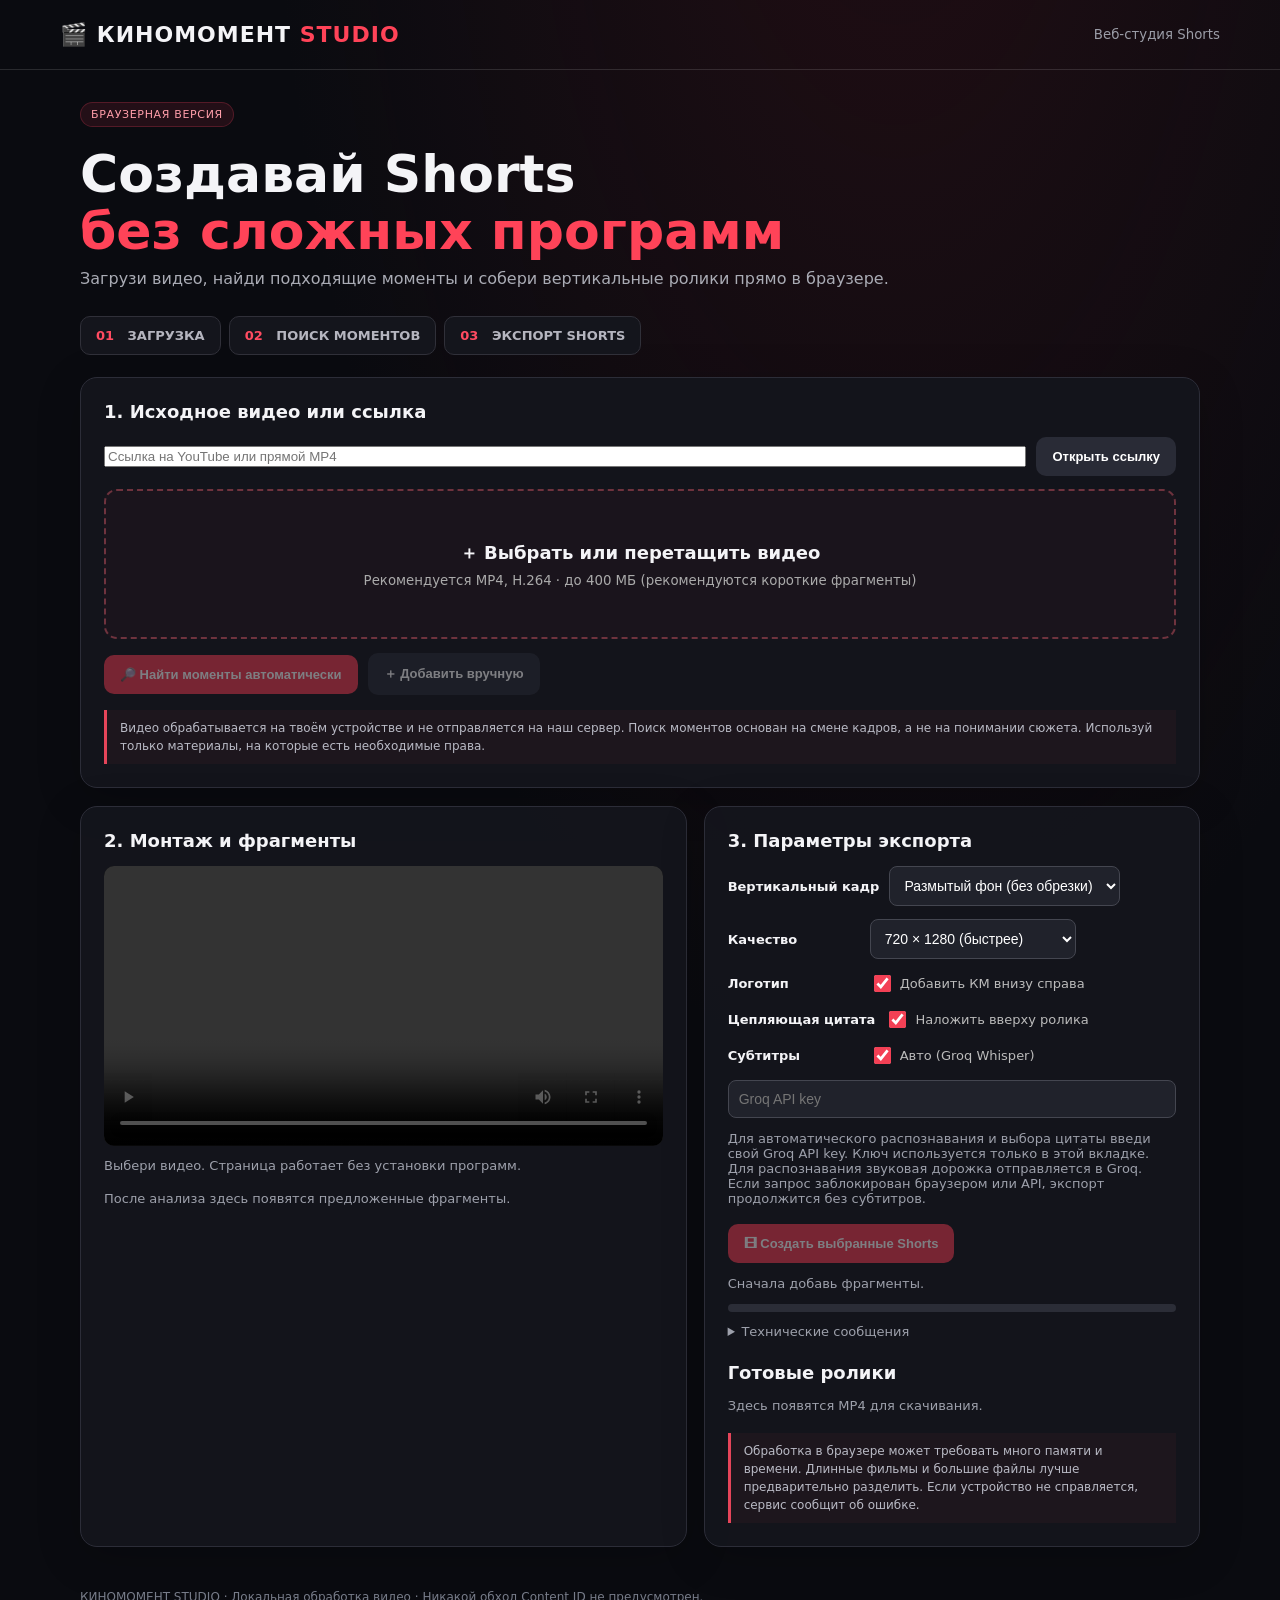
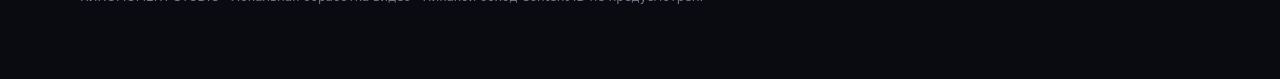
<file: kinomoment-studio/index.html>
<!doctype html>
<html lang="ru"><head><meta charset="utf-8"><meta name="viewport" content="width=device-width,initial-scale=1">
<title>КИНОМОМЕНТ STUDIO — Shorts в браузере</title><meta name="theme-color" content="#0b0b10">
<style>
:root{font-family:Inter,system-ui,Arial,sans-serif;color:#f4f4f7;background:#0a0b10}*{box-sizing:border-box}body{margin:0;background:radial-gradient(ellipse at 70% -20%,#51131b55,transparent 50%),#0a0b10}header{border-bottom:1px solid #ffffff20;padding:22px max(24px,calc((100vw - 1160px)/2));display:flex;justify-content:space-between;align-items:center}header b{font-size:22px;letter-spacing:1px}header b span,.red{color:#ff4358}header small{color:#9b9da7}main{max-width:1160px;margin:auto;padding:32px 20px 75px}.hero h1{font-size:clamp(30px,5vw,52px);margin:4px 0 9px;line-height:1.1}.hero p{color:#aaacb5;margin:0 0 28px}.pill{font-size:11px;padding:5px 10px;color:#ff9eaa;background:#81233338;border:1px solid #b3324855;border-radius:99px;letter-spacing:.06em;display:inline-block;margin-bottom:15px}.steps{display:flex;gap:8px;margin:22px 0;flex-wrap:wrap}.steps div{border:1px solid #303039;border-radius:10px;padding:11px 15px;background:#14151c;color:#b5b5bf;font-weight:600;font-size:13px}.steps b{color:#ff4b61;margin-right:9px}.panel{border:1px solid #2c2d38;border-radius:17px;background:#14151cf2;padding:23px;margin-bottom:18px;box-shadow:0 10px 45px #0003}.panel h2{font-size:18px;margin:0 0 15px}.drop{border:2px dashed #6f333e;border-radius:13px;min-height:150px;display:flex;flex-direction:column;align-items:center;justify-content:center;text-align:center;cursor:pointer;padding:22px;background:#50172522}.drop:hover{background:#50172540}.drop strong{font-size:18px}.drop small{color:#aaa;margin-top:8px}.btn{border:0;background:#f13b50;color:white;padding:12px 16px;border-radius:10px;cursor:pointer;font-weight:800;font-size:13px}.btn:hover{background:#ff5b70}.btn:disabled{opacity:.45;cursor:not-allowed}.btn.secondary{background:#292b36}.btn.secondary:hover{background:#3c3f4d}.btn.ghost{background:transparent;border:1px solid #474954}.flex{display:flex;align-items:center;gap:10px;flex-wrap:wrap}.spread{justify-content:space-between}.muted{color:#9da0ab;font-size:13px}.two{display:grid;grid-template-columns:minmax(0,1.1fr) minmax(300px,.9fr);gap:17px}@media(max-width:800px){.two{grid-template-columns:1fr}}video{width:100%;border-radius:10px;background:#080808;max-height:410px}input[type=number],input[type=text],input[type=password],select{color:#fff;background:#20222b;border:1px solid #444650;border-radius:8px;padding:10px;font-size:14px;min-width:0}input[type=number]{width:95px}label{font-size:13px;color:#bbb;display:flex;gap:6px;align-items:center}input[type=checkbox]{accent-color:#f34055;width:17px;height:17px}input[type=range]{accent-color:#f34055}.clip{padding:15px 14px;background:#20212a;border:1px solid #333640;border-radius:12px;margin-bottom:10px}.clip.active{border-color:#ec4359}.clip h3{font-size:14px;margin:0 0 10px}.clip .flex{margin:10px 0}.clip small{color:#8e939d}.progress{height:8px;background:#2b2d37;border-radius:99px;overflow:hidden}.progress>div{height:100%;background:linear-gradient(90deg,#c33249,#ff6072);width:0;transition:width .25s}#log{white-space:pre-wrap;color:#b8bbc5;background:#0d0e14;padding:12px;border-radius:10px;font-size:12px;max-height:190px;overflow:auto}.download{display:block;color:#fff;text-decoration:none;background:#272d37;border:1px solid #455163;border-radius:9px;padding:12px;margin:7px 0}.download:hover{background:#343d4a}.note{border-left:3px solid #e5455a;padding:9px 13px;background:#62283322;font-size:12px;line-height:1.5;color:#b9bac5}#selectedName{margin-top:12px;color:#c5c5ce}.setting{margin:13px 0;display:flex;align-items:center;flex-wrap:wrap;gap:10px}.setting strong{min-width:132px;font-size:13px}.hide{display:none!important}footer{color:#777c89;font-size:12px;margin-top:25px}
</style></head>
<body><header><b>🎬 КИНОМОМЕНТ <span>STUDIO</span></b><small>Веб-студия Shorts</small></header>
<main><section class="hero"><span class="pill">БРАУЗЕРНАЯ ВЕРСИЯ</span><h1>Создавай Shorts<br><span class="red">без сложных программ</span></h1><p>Загрузи видео, найди подходящие моменты и собери вертикальные ролики прямо в браузере.</p></section>
<div class="steps"><div><b>01</b> ЗАГРУЗКА</div><div><b>02</b> ПОИСК МОМЕНТОВ</div><div><b>03</b> ЭКСПОРТ SHORTS</div></div>
<section class="panel"><h2>1. Исходное видео или ссылка</h2><div class="setting"><input id="remoteUrl" type="url" placeholder="Ссылка на YouTube или прямой MP4" style="flex:1;min-width:220px"><button id="importUrl" class="btn secondary">Открыть ссылку</button></div><div id="linkInfo" class="muted" style="margin-bottom:12px"></div><div id="youtubeEmbed" class="hide" style="margin-bottom:14px"></div><input id="file" type="file" accept="video/*,.mkv" hidden><div id="drop" class="drop"><strong>＋ Выбрать или перетащить видео</strong><small>Рекомендуется MP4, H.264 · до 400 МБ (рекомендуются короткие фрагменты)</small></div><div id="selectedName" class="muted"></div><div class="flex" style="margin-top:14px"><button id="analyze" class="btn" disabled>🔎 Найти моменты автоматически</button><button id="addClip" class="btn secondary" disabled>＋ Добавить вручную</button><span id="analyzeStatus" class="muted"></span></div><div class="note" style="margin-top:15px">Видео обрабатывается на твоём устройстве и не отправляется на наш сервер. Поиск моментов основан на смене кадров, а не на понимании сюжета. Используй только материалы, на которые есть необходимые права.</div></section>
<div class="two"><section class="panel"><h2>2. Монтаж и фрагменты</h2><video id="preview" controls playsinline></video><div class="muted" id="duration" style="margin:8px 0 18px">Выбери видео. Страница работает без установки программ.</div><div id="clips"><p class="muted">После анализа здесь появятся предложенные фрагменты.</p></div></section>
<section class="panel"><h2>3. Параметры экспорта</h2><div class="setting"><strong>Вертикальный кадр</strong><select id="mode"><option value="blur">Размытый фон (без обрезки)</option><option value="crop">Обрезать по центру 9:16</option></select></div>
<div class="setting"><strong>Качество</strong><select id="size"><option value="720">720 × 1280 (быстрее)</option><option value="1080">1080 × 1920 (медленнее)</option></select></div>
<div class="setting"><strong>Логотип</strong><label><input type="checkbox" id="logo" checked> Добавить КМ внизу справа</label></div>
<div class="setting"><strong>Цепляющая цитата</strong><label><input type="checkbox" id="quoteToggle" checked> Наложить вверху ролика</label></div><div class="setting"><strong>Субтитры</strong><label><input type="checkbox" id="captions" checked> Авто (Groq Whisper)</label></div>
<div id="groqBox"><div class="setting"><input type="password" id="groq" placeholder="Groq API key" style="width:100%"></div><p class="muted">Для автоматического распознавания и выбора цитаты введи свой Groq API key. Ключ используется только в этой вкладке. Для распознавания звуковая дорожка отправляется в Groq. Если запрос заблокирован браузером или API, экспорт продолжится без субтитров.</p></div>
<div class="flex" style="margin-top:18px"><button id="render" class="btn" disabled>🎞 Создать выбранные Shorts</button><button id="cancel" class="btn ghost hide">Остановить</button></div>
<p id="renderStatus" class="muted">Сначала добавь фрагменты.</p><div class="progress"><div id="progress"></div></div><details style="margin-top:12px"><summary class="muted">Технические сообщения</summary><pre id="log"></pre></details>
<h2 style="margin-top:23px">Готовые ролики</h2><div id="results" class="muted">Здесь появятся MP4 для скачивания.</div>
<div class="note" style="margin-top:20px">Обработка в браузере может требовать много памяти и времени. Длинные фильмы и большие файлы лучше предварительно разделить. Если устройство не справляется, сервис сообщит об ошибке.</div></section></div>
<footer>КИНОМОМЕНТ STUDIO · Локальная обработка видео · Никакой обход Content ID не предусмотрен.</footer></main>

<script>
"use strict";
const $=id=>document.getElementById(id);
let file=null,videoURL=null,duration=0,clips=[],ffmpeg=null,stopped=false,createdURLs=[];let quoteCache=[];
function log(s){$('log').textContent+=s+'\n';$('log').scrollTop=$('log').scrollHeight;}
function status(s){$('renderStatus').textContent=s;log(s);}
function sec(s){return Math.floor(s/60)+':'+('0'+Math.floor(s%60)).slice(-2);}
function safe(s){return String(s).replace(/[&<>"']/g,x=>({'&':'&amp;','<':'&lt;','>':'&gt;','"':'&quot;',"'":'&#39;'}[x]));}
function uid(){return Math.random().toString(36).slice(2,9);}
function suggestQuote(t){let words=String(t||'').trim().split(/\s+/).filter(Boolean);return words.slice(0,Math.min(words.length,10)).join(' ').slice(0,90)||'ЭТОТ МОМЕНТ ИЗМЕНИЛ ВСЁ';}
function clipTitle(){return 'Смотри, что произошло дальше…';}
function parseYoutube(u){try{let v=new URL(u);if(!['youtube.com','www.youtube.com','m.youtube.com','youtu.be','www.youtu.be'].includes(v.hostname))return null;let id=v.hostname.endsWith('youtu.be')?v.pathname.slice(1):v.searchParams.get('v')||v.pathname.match(/^\/(shorts|embed)\/([\w-]{11})/)?.[2];return /^[\w-]{11}$/.test(id||'')?id:null;}catch{return null}}
$('importUrl').onclick=async()=>{let url=$('remoteUrl').value.trim(),id=parseYoutube(url);$('youtubeEmbed').innerHTML='';$('youtubeEmbed').classList.add('hide');if(id){let iframe=document.createElement('iframe');iframe.src='https://www.youtube-nocookie.com/embed/'+id;iframe.allow='accelerometer; autoplay; encrypted-media; picture-in-picture';iframe.allowFullscreen=true;iframe.style='width:100%;aspect-ratio:16/9;border:0;border-radius:12px';$('youtubeEmbed').appendChild(iframe);$('youtubeEmbed').classList.remove('hide');$('linkInfo').textContent='Ссылка YouTube открыта для просмотра. YouTube не предоставляет этому сайту прямой файл фильма. Для автоматической нарезки загрузите видео, которое имеете право использовать, через кнопку ниже.';return;}try{let parsed=new URL(url);if(!['https:','http:'].includes(parsed.protocol))throw Error('Некорректная ссылка');$('linkInfo').textContent='Проверяю доступ к файлу…';let res=await fetch(url);if(!res.ok)throw Error('HTTP '+res.status);let len=Number(res.headers.get('content-length')||0);if(len>400*1024*1024)throw Error('Файл больше 400 МБ');let blob=await res.blob();if(blob.size>400*1024*1024)throw Error('Файл больше 400 МБ');if(!blob.type.startsWith('video/')&&!/\.((mp4)|(mov)|(webm))($|\?)/i.test(url))throw Error('По ссылке не найден прямой видеофайл');setFile(new File([blob],parsed.pathname.split('/').pop()||'video.mp4',{type:blob.type||'video/mp4'}));$('linkInfo').textContent='Видеофайл по ссылке загружен. Можно анализировать.';}catch(e){$('linkInfo').textContent='Не удалось загрузить видео по ссылке: '+e.message+'. Требуется прямой URL видео с разрешённым CORS-доступом или загрузка файла вручную.';}};
function setFile(f){if(!f)return;if(!f.type.startsWith('video/')&&!/\.(mkv|mp4|mov|webm|avi)$/i.test(f.name)){alert('Выбери видеофайл');return}if(f.size>400*1024*1024){alert('Для этой версии требуется видео до 400 МБ. Большие фильмы лучше предварительно разбить на части.');return}file=f;clips=[];$('clips').innerHTML='';if(videoURL)URL.revokeObjectURL(videoURL);videoURL=URL.createObjectURL(file);$('preview').src=videoURL;$('selectedName').textContent=f.name+' · '+(f.size/1048576).toFixed(1)+' МБ';$('analyze').disabled=false;$('addClip').disabled=false;$('render').disabled=true;log('Выбран файл: '+f.name);}
$('drop').onclick=()=>$('file').click();$('file').onchange=e=>setFile(e.target.files[0]);$('drop').ondragover=e=>{e.preventDefault();};$('drop').ondrop=e=>{e.preventDefault();setFile(e.dataTransfer.files[0]);};
$('preview').onloadedmetadata=()=>{duration=$('preview').duration;$('duration').textContent='Длина: '+sec(duration);};
function add(start,end){if(!duration||end<=start)return;clips.push({id:uid(),start:Math.max(0,start),end:Math.min(duration,end),chosen:true,quote:clipTitle()});draw();}
function draw(){let node=$('clips');node.innerHTML='';clips.forEach((c,i)=>{let div=document.createElement('div');div.className='clip';div.innerHTML='<div class="flex spread"><h3>Фрагмент '+(i+1)+'</h3><button class="btn ghost" data-action="remove">Удалить</button></div><div class="flex"><label><input type="checkbox" data-action="choose" '+(c.chosen?'checked':'')+'> Экспортировать</label><button class="btn secondary" data-action="play">▶ Смотреть</button></div><div class="flex"><label>Начало <input type="number" min="0" step="0.1" value="'+c.start.toFixed(1)+'" data-action="start"></label><label>Конец <input type="number" min="0" step="0.1" value="'+c.end.toFixed(1)+'" data-action="end"></label></div><label style="margin-bottom:8px">Текст над видео <input type="text" data-action="quote" value="'+safe(c.quote||'')+'" style="flex:1;min-width:100px" maxlength="95"></label><small>'+sec(c.start)+' — '+sec(c.end)+' · '+(c.end-c.start).toFixed(1)+' сек</small>';div.querySelector('[data-action=remove]').onclick=()=>{clips=clips.filter(x=>x.id!==c.id);draw()};div.querySelector('[data-action=choose]').onchange=e=>{c.chosen=e.target.checked;updateButton()};div.querySelector('[data-action=quote]').onchange=e=>{c.quote=e.target.value};div.querySelector('[data-action=play]').onclick=()=>{$('preview').currentTime=c.start;$('preview').play();window.stopAt=c.end};for(let action of ['start','end'])div.querySelector('[data-action='+action+']').onchange=e=>{let n=Number(e.target.value);if(action==='start')c.start=Math.max(0,Math.min(n,c.end-.1));else c.end=Math.min(duration,Math.max(n,c.start+.1));draw()};node.appendChild(div)});updateButton();}
$('preview').ontimeupdate=()=>{if(window.stopAt&&$('preview').currentTime>=window.stopAt){$('preview').pause();window.stopAt=0}};
function updateButton(){$('render').disabled=!file||!clips.some(c=>c.chosen);}
$('addClip').onclick=()=>{let t=$('preview').currentTime||0;add(t,Math.min(t+30,duration))};
function seek(media,t){return new Promise((res,rej)=>{const timer=setTimeout(()=>rej(new Error('Не удалось перейти к кадру')),11000);media.addEventListener('seeked',function done(){clearTimeout(timer);media.removeEventListener('seeked',done);res()},{once:true});media.currentTime=t;});}
$('analyze').onclick=async()=>{if(!duration)return;const btn=$('analyze');btn.disabled=true;let v=document.createElement('video');v.src=videoURL;v.muted=true;v.preload='auto';v.playsInline=true;try{await new Promise((r,j)=>{v.onloadedmetadata=r;v.onerror=j;v.load()});let canvas=document.createElement('canvas');canvas.width=48;canvas.height=27;let ctx=canvas.getContext('2d',{willReadFrequently:true});let prev=null,changes=[],sample=Math.max(2,Math.ceil(duration/220));for(let t=.1;t<duration;t+=sample){$('analyzeStatus').textContent='Анализ '+Math.round(t/duration*100)+'%';await seek(v,t);ctx.drawImage(v,0,0,48,27);let d=ctx.getImageData(0,0,48,27).data;if(prev){let diff=0;for(let k=0;k<d.length;k+=16){diff+=Math.abs(d[k]-prev[k])+Math.abs(d[k+1]-prev[k+1])+Math.abs(d[k+2]-prev[k+2]);}diff/=(d.length/16*3);if(diff>36)changes.push({t,score:diff});}prev=new Uint8ClampedArray(d);}changes.sort((a,b)=>b.score-a.score);const picks=[];for(const c of changes){if(picks.every(t=>Math.abs(t-c.t)>23))picks.push(c.t);if(picks.length===12)break;}picks.sort((a,b)=>a-b);clips=[];if(!picks.length){for(let t=0;t<Math.min(duration,180);t+=32)picks.push(t)}for(const t of picks)add(Math.max(0,t-7),Math.min(duration,t+25));$('analyzeStatus').textContent=clips.length+' фрагментов найдено';log('Анализ завершён: '+clips.length+' кандидатов. Это эвристика по смене кадров.');}catch(e){log('Ошибка анализа: '+e.message);$('analyzeStatus').textContent='Не удалось проанализировать; можно выбрать вручную';}finally{btn.disabled=false;v.removeAttribute('src');v.load();}};
$('captions').onchange=e=>$('groqBox').classList.toggle('hide',!e.target.checked);
const base='https://cdn.jsdelivr.net/npm/@ffmpeg/core@0.12.10/dist/umd';
async function blobURL(url,mime){let resp=await fetch(url);if(!resp.ok)throw Error('Не удалось скачать компонент: '+url);return URL.createObjectURL(new Blob([await resp.arrayBuffer()],{type:mime}));}
function withTimeout(p,ms,label){return Promise.race([p,new Promise((_,reject)=>setTimeout(()=>reject(new Error(label+' — превышено время ожидания')),ms))]);}
async function ensureFFmpegScript(){
 if(window.FFmpegWASM?.FFmpeg)return;
 await withTimeout(new Promise((resolve,reject)=>{
   let script=document.createElement('script');
   script.src=new URL('./vendor/ffmpeg.js',document.baseURI).href;
   script.onload=()=>window.FFmpegWASM?.FFmpeg?resolve():reject(new Error('Компонент FFmpeg не инициализировался'));
   script.onerror=()=>reject(new Error('Нет доступа к CDN с видеокодеком. Проверь доступность jsDelivr'));
   document.head.append(script);
 }),18000,'Загрузка видеокодека');
}
async function loadFFmpeg(){
 if(ffmpeg)return ffmpeg;
 status('Запускаю видеокодек в браузере…');
 await ensureFFmpegScript();
 let worker=new URL('./vendor/814.ffmpeg.js',document.baseURI).href;
 const instance=new FFmpegWASM.FFmpeg();
 instance.on('log',({message})=>{if(/error|failed|invalid/i.test(message))log(message.slice(0,280));});
 instance.on('progress',({progress})=>{$('progress').style.width=Math.min(98,Math.max(0,progress*100)).toFixed(0)+'%'});
 try{
   await withTimeout(instance.load({
     classWorkerURL:worker,
     coreURL:await withTimeout(blobURL(base+'/ffmpeg-core.js','text/javascript'),18000,'Загрузка FFmpeg Core'),
     wasmURL:await withTimeout(blobURL(base+'/ffmpeg-core.wasm','application/wasm'),35000,'Загрузка FFmpeg WASM')
   }),50000,'Запуск видеокодека');
 }catch(e){try{instance.terminate()}catch{}throw e}
 ffmpeg=instance;
 return ffmpeg;
}
async function makeTextPng(text,width=900){let canvas=document.createElement('canvas');canvas.width=width;canvas.height=280;let ctx=canvas.getContext('2d');ctx.clearRect(0,0,width,280);ctx.font='bold 52px Arial';ctx.textAlign='center';ctx.textBaseline='middle';ctx.lineJoin='round';let words=String(text||'').toUpperCase().split(/\s+/),lines=[],line='';for(let word of words){let next=line?line+' '+word:word;if(ctx.measureText(next).width>width-105&&line){lines.push(line);line=word}else line=next;}if(line)lines.push(line);lines=lines.slice(0,3);let y=140-((lines.length-1)*57/2);for(let line of lines){ctx.strokeStyle='#09090fee';ctx.lineWidth=13;ctx.strokeText(line,width/2,y);ctx.fillStyle='#fff';ctx.fillText(line,width/2,y);y+=57;}let blob=await new Promise(res=>canvas.toBlob(res,'image/png'));return new Uint8Array(await blob.arrayBuffer());}
async function generateLogo(){let c=document.createElement('canvas');c.width=240;c.height=160;let x=c.getContext('2d');x.fillStyle='#17171be8';x.beginPath();x.roundRect(26,22,185,115,23);x.fill();x.strokeStyle='#fa4159';x.lineWidth=7;x.stroke();x.fillStyle='white';x.font='bold 66px Arial';x.fillText('К',56,105);x.fillStyle='#ff435b';x.fillText('М',111,105);return new Uint8Array(await (await fetch(c.toDataURL('image/png'))).arrayBuffer());}
async function transcribe(f,inName,start,len,index){let key=$('groq').value.trim();if(!key)throw Error('Нужен Groq API key для субтитров');const audio='audio_'+index+'.mp3';await f.exec(['-ss',String(start),'-t',String(len),'-i',inName,'-vn','-ac','1','-ar','16000','-b:a','64k',audio]);let bytes=await f.readFile(audio);let form=new FormData();form.append('file',new File([bytes],audio,{type:'audio/mpeg'}));form.append('model','whisper-large-v3-turbo');form.append('response_format','verbose_json');form.append('language','ru');let response=await fetch('https://api.groq.com/openai/v1/audio/transcriptions',{method:'POST',headers:{Authorization:'Bearer '+key},body:form});if(!response.ok)throw Error('Groq API: '+response.status+' '+(await response.text()).slice(0,140));let json=await response.json();await f.deleteFile(audio);let parts=json.segments||[];if(!parts.length&&json.text)parts=[{start:0,end:len,text:json.text}];let subs=parts.map((s,i)=>i+1+'\n'+srtTime(s.start)+' --> '+srtTime(s.end)+'\n'+s.text.trim()+'\n').join('\n');return {srt:subs,segments:parts};}
function srtTime(t){t=Math.max(0,Number(t)||0);let ms=Math.floor(t*1000);let h=Math.floor(ms/3600000);ms%=3600000;let m=Math.floor(ms/60000);ms%=60000;let s=Math.floor(ms/1000);return [h,m,s].map(n=>('0'+n).slice(-2)).join(':')+','+('00'+(ms%1000)).slice(-3);}
$('cancel').onclick=()=>{stopped=true;status('Остановка после текущей операции.');};
$('render').onclick=async()=>{const selected=clips.filter(c=>c.chosen);if(!selected.length)return;stopped=false;$('render').disabled=true;$('cancel').classList.remove('hide');$('results').innerHTML='';try{if(file.size>400*1024*1024)throw Error('Слишком большой файл для браузера');let f=await loadFFmpeg();status('Читаю исходный файл...');const input='input'+(file.name.match(/\.[^.]+$/)||['.mp4'])[0].toLowerCase();await f.writeFile(input,new Uint8Array(await file.arrayBuffer()));let lg=!!$('logo').checked;if(lg)await f.writeFile('km_logo.png',await generateLogo());for(let i=0;i<selected.length;i++){if(stopped)break;const c=selected[i],out='short_'+String(i+1).padStart(2,'0')+'.mp4',len=c.end-c.start,w=Number($('size').value),h=Math.round(w*16/9),filters=[],mode=$('mode').value;status('Обработка '+(i+1)+' из '+selected.length+' · '+len.toFixed(1)+' сек');$('progress').style.width='0%';let chain='';if(mode==='blur'){filters.push('[0:v]split=2[bg][fg]','[bg]scale='+w+':'+h+':force_original_aspect_ratio=increase,crop='+w+':'+h+',boxblur=20:5[b]','[fg]scale='+w+':'+h+':force_original_aspect_ratio=decrease[f]','[b][f]overlay=(W-w)/2:(H-h)/2[vbase]');chain='[vbase]';}else{filters.push('[0:v]scale='+w+':'+h+':force_original_aspect_ratio=increase,crop='+w+':'+h+'[vbase]');chain='[vbase]';}let args=['-ss',String(c.start),'-t',String(len),'-i',input];
let subFile=null,segments=[];
if($('captions').checked||($('quoteToggle').checked&&$('groq').value.trim())){try{let transcript=await transcribe(f,input,c.start,len,i);let srt=transcript.srt;segments=transcript.segments;if($('quoteToggle').checked&&(!c.quote||c.quote===clipTitle())){const best=segments.filter(s=>String(s.text||'').trim().length>22).sort((a,b)=>String(b.text).length-String(a.text).length)[0];if(best)c.quote=suggestQuote(best.text);draw();}if($('captions').checked){subFile='short_'+i+'.srt';await f.writeFile(subFile,new TextEncoder().encode(srt));let sl=URL.createObjectURL(new Blob([srt],{type:'text/plain'}));createdURLs.push(sl);let sublink=document.createElement('a');sublink.className='download';sublink.download=subFile;sublink.href=sl;sublink.textContent='⬇ Субтитры '+(i+1)+' (SRT)';$('results').appendChild(sublink);log('Субтитры сформированы. Добавляю на видео.');}}catch(err){log('Автоматическое распознавание недоступно: '+err.message);}}
// Burn captions as timed transparent PNG overlays, independent of libass support.
let nextInput=1;
if(subFile&&segments.length){for(let j=0;j<Math.min(segments.length,24);j++){let seg=segments[j];let png='cap_'+i+'_'+j+'.png';await f.writeFile(png,await makeTextPng(seg.text,Math.round(w*.94)));args.push('-loop','1','-i',png);let label='[cap'+j+']';let st=Math.max(0,Number(seg.start)||0),en=Math.min(len,Number(seg.end)||len);filters.push(chain+'['+nextInput+':v]overlay=(W-w)/2:H-h-160:enable='+"'between(t,"+st.toFixed(2)+","+en.toFixed(2)+")'"+label);chain=label;nextInput++;}}
if($('quoteToggle').checked){let png='quote_'+i+'.png';await f.writeFile(png,await makeTextPng(c.quote||clipTitle(),Math.round(w*.94)));args.push('-loop','1','-i',png);filters.push(chain+'['+nextInput+':v]overlay=(W-w)/2:45[vquote]');chain='[vquote]';nextInput++;}
if(lg){args.push('-loop','1','-i','km_logo.png');filters.push(chain+'['+nextInput+':v]overlay=W-w-22:H-h-35:format=auto[vout]');chain='[vout]';}else{filters.push(chain+'null[vout]');chain='[vout]';}
args.push('-filter_complex',filters.join(';'),'-map','[vout]','-map','0:a?','-c:v','libx264','-preset','ultrafast','-crf','29','-pix_fmt','yuv420p','-c:a','aac','-b:a','128k','-movflags','+faststart','-shortest',out);let code=await withTimeout(f.exec(args),240000,"Экспорт MP4");if(code!==0)throw Error('FFmpeg вернул код '+code);const data=await f.readFile(out);let url=URL.createObjectURL(new Blob([data.buffer],{type:'video/mp4'}));createdURLs.push(url);let a=document.createElement('a');a.className='download';a.href=url;a.download=out;a.textContent='⬇ Скачать '+out+' · '+(data.byteLength/1048576).toFixed(1)+' МБ';$('results').appendChild(a);await f.deleteFile(out);}$('progress').style.width='100%';status(stopped?'Остановлено. Готовые файлы можно скачать.':'Готово! Скачай Shorts ниже.');await f.deleteFile(input);}catch(err){status('Ошибка: '+err.message);console.error(err);}finally{$('render').disabled=false;$('cancel').classList.add('hide');}};
</script></body></html>
</file>
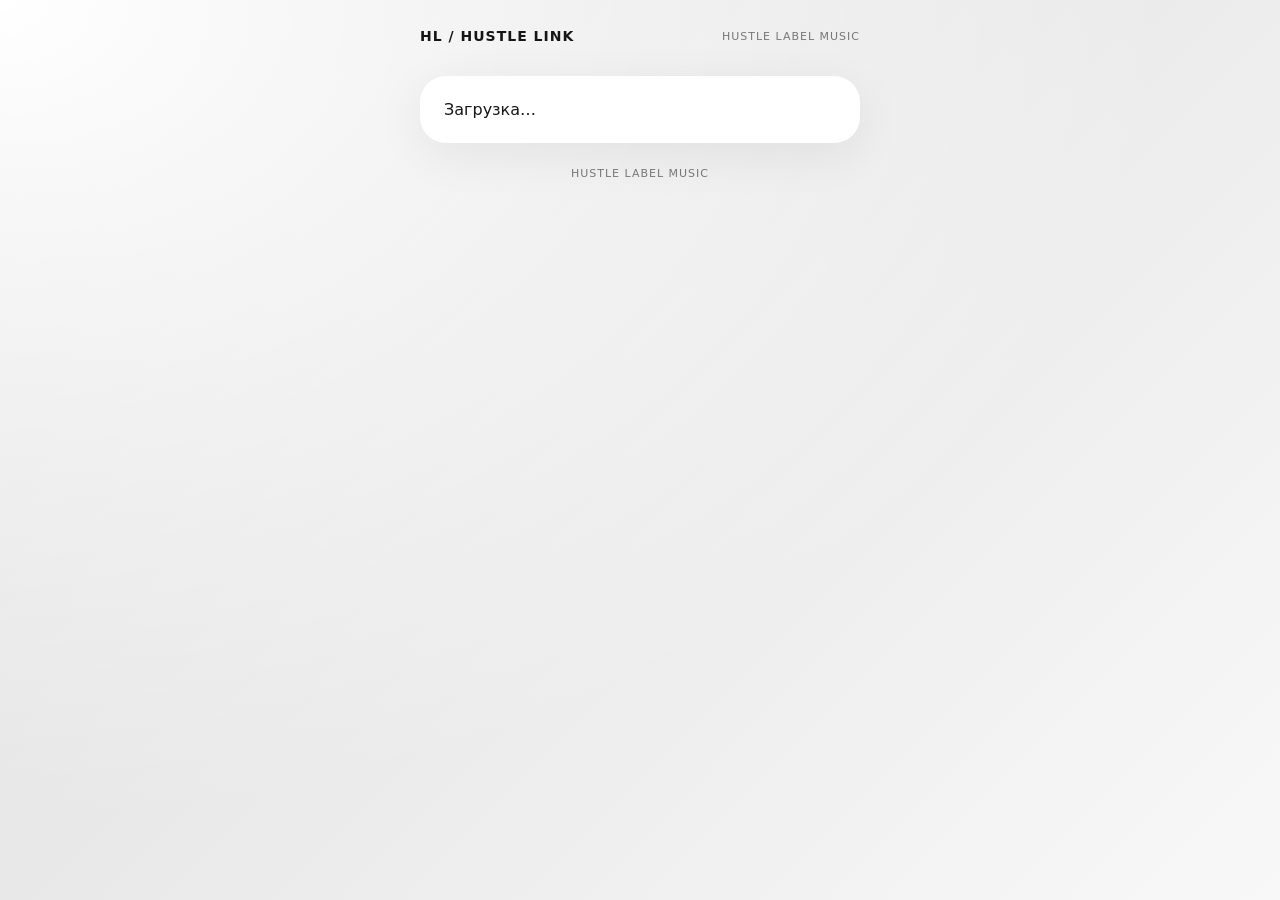
<file: link/index.html>
<!doctype html><html lang="ru"><head><meta charset="utf-8"><meta name="viewport" content="width=device-width,initial-scale=1"><title>HUSTLE LINK</title><link rel="stylesheet" href="style.css"></head><body><main><header><b>HL / HUSTLE LINK</b><small>HUSTLE LABEL MUSIC</small></header><section id="app" aria-live="polite">Загрузка…</section><footer>HUSTLE LABEL MUSIC</footer></main><script type="module" src="app.js"></script></body></html>
</file>
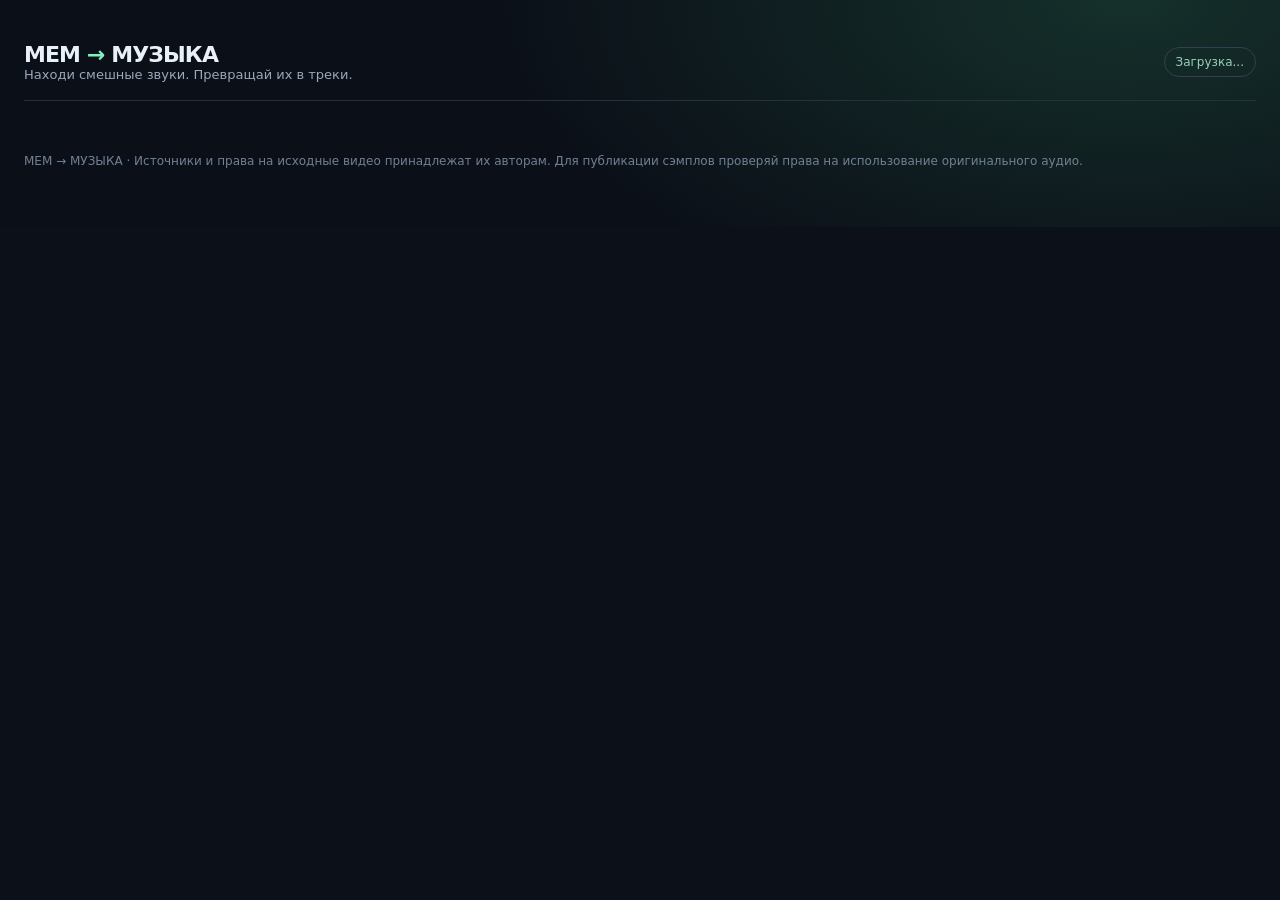
<file: meme-music/index.html>
<!doctype html>
<html lang="ru"><head><meta charset="UTF-8"><meta name="viewport" content="width=device-width,initial-scale=1">
<title>МЕМ → МУЗЫКА — студия музыкальных мемов</title>
<style>
:root{font-family:Inter,system-ui,-apple-system,"Segoe UI",Arial,sans-serif;color:#eaf0f7;background:#0c1018;font-synthesis:none}*{box-sizing:border-box}body{margin:0}button,input,select,textarea{font:inherit}button{cursor:pointer}a{color:#9eead7}.wrap{max-width:1180px;margin:auto;padding:24px}.head{display:flex;align-items:center;justify-content:space-between;gap:15px;flex-wrap:wrap;padding:18px 0}.logo{font-size:22px;font-weight:900;letter-spacing:-.7px}.logo b{color:#83efc0}.sub{color:#9aa8bb;font-size:13px}.pill{font-size:12px;border:1px solid #334051;border-radius:50px;padding:7px 11px;color:#9acfb9}h1{font-size:clamp(27px,4vw,43px);letter-spacing:-1.4px;margin:13px 0}h2{font-size:22px}h3{margin:5px 0 10px;font-size:17px}.muted{color:#9aa8bb}.panel,.card{background:#161e2b;border:1px solid #293445;border-radius:18px;padding:20px}.card{display:flex;flex-direction:column;gap:10px;min-width:0}.nav{display:flex;gap:8px;overflow-x:auto;padding:10px 0 25px}.nav button,.secondary{background:#1b2532;border:1px solid #344254;color:#e6edf7;border-radius:11px;padding:11px 15px}.nav button.active{background:#b5f5ce;color:#0b2118;border-color:#b5f5ce;font-weight:800}.primary{background:#b5f5ce;color:#082518;border:0;border-radius:11px;padding:12px 17px;font-weight:800}.danger{background:#412431;color:#ffd7df;border:1px solid #774250;border-radius:11px;padding:10px}.small{font-size:13px;padding:8px 11px}.row{display:flex;align-items:center;gap:10px;flex-wrap:wrap}.between{justify-content:space-between}.grid{display:grid;grid-template-columns:repeat(auto-fill,minmax(280px,1fr));gap:15px}.two{display:grid;grid-template-columns:1fr 1fr;gap:15px}.field{display:flex;flex-direction:column;gap:7px;margin:10px 0}input,select,textarea{border:1px solid #344254;background:#0e1520;color:#f1f6ff;border-radius:10px;padding:11px;width:100%}textarea{min-height:100px;resize:vertical}label{font-size:13px;color:#c4ceda}button:disabled{opacity:.5;cursor:not-allowed}.notice{padding:12px 14px;background:#213142;border:1px solid #3d5365;border-radius:12px;margin:14px 0;color:#d4e6ef}.success{border-color:#2e6e55;color:#b1eed5}.error{border-color:#a84f66;color:#ffbfcf}.hidden{display:none!important}.thumb{aspect-ratio:16/9;background:#0a111a;border-radius:11px;overflow:hidden;display:flex;align-items:center;justify-content:center}.thumb img{width:100%;height:100%;object-fit:cover}.titlelink{color:#f7fbff;text-decoration:none;font-weight:700;overflow-wrap:anywhere}.tag{font-size:11px;padding:5px 8px;border-radius:7px;background:#283545;color:#bcd1df}.stats{display:flex;gap:6px;flex-wrap:wrap}.hero{display:flex;justify-content:space-between;align-items:center;gap:15px;flex-wrap:wrap;padding:12px 0 15px}.empty{text-align:center;padding:40px 18px;color:#9eafc1}.hint{font-size:13px;line-height:1.5;color:#9eafc1}.toolbar{display:flex;flex-wrap:wrap;gap:10px;align-items:center;margin:14px 0}.toolbar input{flex:1;min-width:190px}.toolbar select{width:auto}.auth{max-width:430px;margin:5vh auto}.auth h1{font-size:32px}.footer{padding:35px 0;color:#718096;font-size:12px}iframe{width:100%;aspect-ratio:16/9;border:0;border-radius:10px}.loading{opacity:.6;pointer-events:none}details{border:1px solid #334254;border-radius:12px;padding:12px;margin:12px 0}summary{cursor:pointer;font-weight:700}@media(max-width:680px){.wrap{padding:14px}.two{grid-template-columns:1fr}.panel,.card{padding:15px}.nav button{white-space:nowrap}}

/* HUSTLE MEME RADAR — UI 2.0 */
:root{--accent:#a8ffce;--glass:#111925;--line:#263344}
body{background:radial-gradient(ellipse 900px 460px at 88% 0%,#15302b 0%,transparent 70%),#0b1018}
.wrap{max-width:1320px}.head{border-bottom:1px solid #233140;margin-bottom:18px}
.logo{letter-spacing:-.9px}.panel,.card{background:linear-gradient(155deg,#161f2c,#101823);box-shadow:0 8px 26px #00000017}
.nav{gap:10px}.nav button{transition:.2s;border-radius:12px}.nav button:hover,.secondary:hover{border-color:#73cba7}
.primary:hover{background:#d1ffe1}.card{transition:transform .15s,border-color .15s}.card:hover{border-color:#4a7668;transform:translateY(-2px)}
.radar-head{display:flex;justify-content:space-between;gap:16px;align-items:center;flex-wrap:wrap}.radar-head h2{font-size:24px;margin:0}.radar-mark{font-size:11px;letter-spacing:1.7px;color:#8de2bd;font-weight:800}
.radar-dashboard{margin-bottom:16px;border:1px solid #2d4c46;padding:20px;background:linear-gradient(125deg,#172b2a,#101723 68%);border-radius:20px}
.radar-kpis{display:grid;grid-template-columns:repeat(4,minmax(0,1fr));gap:10px;margin:18px 0}
.radar-kpi{padding:15px;background:#0d1821;border:1px solid #2a3a43;border-radius:13px}.radar-kpi b{font-size:27px;display:block;line-height:1.2}.radar-kpi span{color:#9baabd;font-size:12px}
.radar-search{display:grid;grid-template-columns:1fr auto;gap:9px;margin:13px 0}
.radar-chips{display:flex;flex-wrap:wrap;gap:7px}.radar-chip{background:#1a2c35;border:1px solid #34514f;color:#ccebe0;border-radius:24px;padding:7px 11px;font-size:12px}
.radar-chip:hover{background:#27443c}.radar-tools{display:flex;gap:9px;flex-wrap:wrap;align-items:center;margin:10px 0 17px}.radar-tools select{width:auto;max-width:100%}
.radar-video{position:relative}.radar-video .thumb{aspect-ratio:16/9;overflow:hidden}.radar-video .thumb img{transition:transform .25s}.radar-video:hover img{transform:scale(1.04)}
.radar-video .play-overlay{position:absolute;top:50%;left:50%;transform:translate(-50%,-50%);border:1px solid #b0ffdc90;border-radius:50%;background:#08121edc;width:52px;height:52px;color:white;font-size:21px;display:grid;place-items:center}
.radar-score{border:1px solid #3c765a;background:#142d25;border-radius:11px;padding:6px 9px;color:#b6ffcf;font-weight:800;white-space:nowrap}
.radar-title{font-size:15px;line-height:1.4;min-height:40px;display:-webkit-box;-webkit-line-clamp:2;-webkit-box-orient:vertical;overflow:hidden}
.radar-card .stats{gap:7px}.radar-card .tag{background:#253340}.radar-card .row{margin-top:auto}.radar-card .row button{flex:1}
.radar-empty{padding:32px 18px;text-align:center;border:1px dashed #395360;border-radius:15px;color:#9bb2bf}
.radar-note{font-size:12px;color:#90a5b3;margin-top:8px;line-height:1.6}
.radar-inline{background:#0b1119;border-radius:10px;overflow:hidden;aspect-ratio:16/9}
.radar-inline iframe{width:100%;height:100%;border:0;display:block}
#autoPanel{padding:16px 20px}#autoPanel .hint{max-width:840px}
@media(max-width:760px){.radar-kpis{grid-template-columns:repeat(2,1fr)}.radar-search{grid-template-columns:1fr}.radar-dashboard{padding:15px}.radar-tools{align-items:stretch}.radar-tools select{flex:1}.radar-head h2{font-size:21px}.radar-kpi b{font-size:23px}}
</style></head><body><div class="wrap">
<header class="head"><div><div class="logo">МЕМ <b>→</b> МУЗЫКА</div><div class="sub">Находи смешные звуки. Превращай их в треки.</div></div><div class="row"><span class="pill" id="connection">Загрузка...</span><button class="secondary small hidden" id="logout">Выйти</button></div></header>
<div id="flash"></div>
<section id="auth" class="auth panel hidden"><h1>Войди в свою студию</h1><p class="muted">Твои мемы и идеи сохраняются в защищённой базе и доступны с разных устройств.</p><form id="authForm"><div class="field"><label>Email</label><input id="email" type="email" required autocomplete="email" placeholder="you@example.com"></div><div class="field"><label>Пароль (от 6 символов)</label><input id="password" type="password" required minlength="6" autocomplete="current-password"></div><div class="row"><button type="submit" class="primary" id="signIn">Войти</button><button type="button" class="secondary" id="signUp">Зарегистрироваться</button></div></form><p class="hint">Для регистрации может потребоваться подтверждение email. Пароли не хранятся на этом сайте.</p></section>
<main id="app" class="hidden">
<div class="nav" id="nav"><button data-tab="discover" class="active">🔎 Найти мемы</button><button data-tab="saved">💾 Мои мемы</button><button data-tab="studio">🎛️ Ремикс-студия</button><button data-tab="settings">⚙️ Источники</button></div>
<section id="discover"><div class="hero"><div><h1>Лови мем, пока он свежий</h1><p class="muted">Видео из каналов, которые ты отслеживаешь, и быстрое добавление оригиналов.</p></div><button class="primary" id="addFromFeed">+ Добавить мем</button></div>

<div class="radar-dashboard">
 <div class="radar-head"><div><div class="radar-mark">HUSTLE LABEL · CREATOR TOOLS</div><h2>MEME RADAR <span style="color:#a8ffce">2.0</span></h2><p class="hint" style="margin:5px 0 0">Находи вирусные ролики, слушай оригинал и забирай идеи для ремиксов.</p></div><span class="pill" id="radarState">● Источник проверяется</span></div>
 <div class="radar-kpis"><div class="radar-kpi"><b id="radarFound">—</b><span>Найдено роликов</span></div><div class="radar-kpi"><b id="radarHot">—</b><span>Потенциал 75+</span></div><div class="radar-kpi"><b id="radarSaved">—</b><span>Мои мемы</span></div><div class="radar-kpi"><b id="radarBest">—</b><span>Лучший потенциал</span></div></div>
 <label for="radarQuery" style="display:block;font-weight:700;margin-bottom:6px">Что ищем?</label><div class="radar-search"><input id="radarQuery" placeholder="Например: смешной ответ, крик, фраза из интервью"><button class="primary" id="radarSearch" type="button">⌕ Найти мемы</button></div>
 <div class="radar-chips"><button type="button" class="radar-chip" data-radar-query="смешное интервью">🎤 Интервью</button><button type="button" class="radar-chip" data-radar-query="смешной крик реакция">😱 Реакции</button><button type="button" class="radar-chip" data-radar-query="прикол смешной диалог">💬 Диалоги</button><button type="button" class="radar-chip" data-radar-query="мем смешная фраза">😂 Фразы</button><button type="button" class="radar-chip" data-radar-query="funny animal sound">🐱 Звуки животных</button><button type="button" class="radar-chip" data-radar-query="russian funny shorts">🇷🇺 Русские мемы</button></div>
</div>
<div class="panel" id="autoPanel">
<div class="nav" style="padding:2px 0 14px"><button class="active" id="providerYoutube" type="button">▶ YouTube</button><button id="providerTiktok" type="button">♪ TikTok</button><button id="providerPeerTube" type="button">◉ Другие источники</button></div>
<div id="providerTip" class="notice">YouTube: поиск вирусных коротких видео с настоящими просмотрами после подключения API-ключа.</div>
<div class="row between"><div><h3>🔥 Поиск вирусных мемов для ремиксов</h3><p class="hint">Ищем популярные ролики, из которых можно нарезать необычный голос, фразу или выкрик для музыкального бита. Показываем только реальные метрики; звук нужно прослушать перед выбором.</p></div><span class="pill">Реальные публикации</span></div>
<div class="toolbar"><select id="autoCategory" aria-label="Тематика"><option value="all">Все мемы</option><option value="voice" selected>Фразы, голоса и интервью</option><option value="russian">На русском</option><option value="animals">Животные</option></select><select id="autoDays" aria-label="Период"><option value="7">За 7 дней</option><option value="30" selected>За 30 дней</option><option value="90">За 90 дней</option></select><button class="primary" id="autoFind">Искать мемы</button></div>
<div class="toolbar"><input id="autoQuery" placeholder="Свой запрос: например, funny interview" aria-label="Поисковая фраза"><button class="secondary small" id="autoReset">Сбросить запрос</button></div>
<div class="hint">Отбор: до 2 минут, признаки речевого мема и подтверждённые просмотры. Порог: 5 000 просмотров либо от 1 000 с темпом от 350 просмотров в день. Скорость просмотров — средняя за время публикации, не реальный тренд роста.</div>
</div>
<div class="panel hidden" id="tiktokPanel"><h3>♪ TikTok — мемы с ярким голосом</h3><p class="hint">Открой тренды, выбери ролик с короткой смешной фразой, скопируй ссылку и сохрани здесь. Автоматический импорт TikTok без разрешённого API недоступен.</p><div class="row"><a class="secondary small" href="https://ads.tiktok.com/business/creativecenter/inspiration/popular/pc/en" target="_blank" rel="noopener noreferrer">🔥 Популярные видео ↗</a><a class="secondary small" href="https://ads.tiktok.com/business/creativecenter/trends/hashtag/pc/en" target="_blank" rel="noopener noreferrer"># Хештеги ↗</a><a class="secondary small" href="https://www.tiktok.com/search?q=funny%20voice%20meme" target="_blank" rel="noopener noreferrer">🎙 Голоса ↗</a></div><form id="tiktokQuickForm"><div class="field"><label for="tiktokPaste">Ссылка на конкретное видео TikTok</label><input id="tiktokPaste" type="url" placeholder="https://www.tiktok.com/@user/video/..." required></div><button class="primary" type="submit">Добавить мем →</button></form><p class="hint" id="tiktokHint">TikTok → Поделиться → Копировать ссылку. Затем укажешь название и фразу для ремикса.</p><details><summary>Как выбрать мем для музыки?</summary><p class="hint">Лучше всего подходят 1–5 секунд узнаваемой речи, ритмичный диалог или эмоциональный выкрик. Просмотры TikTok здесь пока не проверяются автоматически.</p></details></div>
<div class="row between" style="margin:22px 0 5px"><h2>Мемы, прошедшие отбор</h2><span class="sub" id="autoCount"></span></div>
<div class="radar-tools"><label for="radarSort">Сортировка</label><select id="radarSort"><option value="score">По потенциалу</option><option value="views">По просмотрам</option><option value="velocity">По средним просмотрам в день</option><option value="new">Сначала новые</option></select><label for="radarMinScore">Потенциал</label><select id="radarMinScore"><option value="0">Все</option><option value="60">60+</option><option value="75">75+</option><option value="90">90+</option></select><button type="button" class="secondary small" id="radarRefresh">↻ Обновить</button><span class="sub" id="radarUpdated"></span></div>
<div id="autoMessage" class="notice">Проверка популярности запустится автоматически.</div><div id="autoGrid" class="grid"></div>
<h2 style="margin-top:28px">Другие площадки</h2>
<div class="panel"><h3>Найти мем в соцсетях</h3><div class="toolbar"><input id="searchPhrase" placeholder="Например: смешной голос, мем интервью"><button class="secondary" id="youtubeSearch">YouTube ↗</button><button class="secondary" id="vkSearch">VK ↗</button><button class="secondary" id="tiktokSearch">TikTok ↗</button></div><div class="hint">Поиск открывается на самой платформе. Данные и просмотры не выдумываются.</div></div>
<div class="row between" style="margin:25px 0 14px"><h2>Новые видео из каналов</h2><button class="secondary small" id="refreshFeed">↻ Обновить</button></div><div id="feedMessage" class="notice">Загружаем...</div><div class="grid" id="feedGrid"></div>
</section>
<section id="saved" class="hidden"><div class="hero"><div><h1>Мои мемы</h1><p class="muted">Сохраняй смешные фразы и веди работу до публикации.</p></div><button class="primary" id="addSaved">+ Сохранить мем</button></div><div class="toolbar"><input id="memeFilter" placeholder="Поиск по названию и фразе"><select id="statusFilter"><option value="">Все этапы</option><option value="found">Найдено</option><option value="working">Делаю ремикс</option><option value="edited">Смонтировано</option><option value="published">Опубликовано</option></select></div><div id="savedGrid" class="grid"></div></section>
<section id="studio" class="hidden"><div class="hero"><div><h1>Ремикс-студия</h1><p class="muted">Из смешной фразы — в музыкальную идею и план ролика.</p></div></div><div class="two"><div class="panel"><div class="field"><label>Выбери сохранённый мем</label><select id="studioMeme"></select></div><div class="field"><label>Музыкальный стиль</label><select id="genre"><option>Фонк</option><option>Клубный рэп</option><option>Jersey Club</option><option>Drift Phonk</option><option>Трэп</option><option>UK Garage</option><option>Бразильский фанк</option><option>Хаус</option></select></div><div class="field"><label>Темп, BPM</label><input id="bpm" type="number" min="40" max="240" value="130"></div><button class="primary" id="generate">Создать план ремикса</button><p class="hint">Генератор создаёт шаблон на основе выбранного мема. Это не AI и не генерация аудио.</p></div><div class="panel"><h3>План ремикса</h3><div id="remixOutput" class="empty">Выбери мем и нажми «Создать план ремикса».</div><div class="row"><button class="secondary hidden" id="copyPlan">Копировать</button><button class="primary hidden" id="savePlan">Сохранить идею</button></div></div></div><h2>Сохранённые идеи</h2><div id="ideasGrid" class="grid"></div></section>
<section id="settings" class="hidden"><div class="hero"><div><h1>Источники видео</h1><p class="muted">Подключай YouTube-каналы для автоматического обновления их новых публикаций.</p></div></div><div class="two"><div class="panel"><h3>Добавить YouTube-канал</h3><p class="hint">Нужен ID канала, который начинается с UC (не @ник). RSS работает без ключа YouTube API, но не гарантирует полную историю или тренды всей платформы.</p><form id="sourceForm"><div class="field"><label>Название канала</label><input id="sourceName" required placeholder="Смешные интервью"></div><div class="field"><label>ID канала</label><input id="sourceId" required pattern="UC[A-Za-z0-9_-]{20,}" placeholder="UC..."></div><button class="primary">Подключить канал</button></form></div><div class="panel"><h3>Подключённые каналы</h3><div id="sourcesList"></div><div class="notice">YouTube: массовый поиск через официальный API готов, но нужен ключ YOUTUBE_API_KEY в Supabase Secrets. TikTok: для коммерческого автоматического поиска требуется специальный доступ к API. Сейчас доступны Creative Center и ручное сохранение ссылок.</div></div></div><details><summary>Как найти ID YouTube-канала?</summary><p class="hint">Открой канал YouTube → «О канале» → «Поделиться» → «Копировать ID канала» (если доступно). Либо используй ссылку вида youtube.com/channel/UC...</p></details></section>
</main><footer class="footer">МЕМ → МУЗЫКА · Источники и права на исходные видео принадлежат их авторам. Для публикации сэмплов проверяй права на использование оригинального аудио.</footer>
</div><dialog id="memeDialog" style="background:#161e2b;color:#f1f6ff;border:1px solid #3a4d5c;border-radius:18px;width:min(560px,94vw);max-height:90vh;overflow:auto"><h2 id="dialogTitle">Сохранить мем</h2><form id="memeForm"><input type="hidden" id="editId"><div class="field"><label>Название</label><input id="mTitle" maxlength="240" required placeholder="Например: смешной ответ на интервью"></div><div class="field"><label>Ссылка на оригинальное видео</label><input id="mUrl" type="url" maxlength="2048" required placeholder="https://..."></div><div class="field"><label>Ключевая фраза из мема</label><input id="mPhrase" placeholder="Какие слова будем сэмплировать?"></div><div class="field"><label>Почему это смешно / как обыграть?</label><textarea id="mNotes"></textarea></div><div class="field"><label>Этап работы</label><select id="mStatus"><option value="found">Найдено</option><option value="working">Делаю ремикс</option><option value="edited">Смонтировано</option><option value="published">Опубликовано</option></select></div><div class="row between"><button type="button" class="secondary" id="closeDialog">Отмена</button><button type="submit" class="primary">Сохранить</button></div></form></dialog>
<script type="module">
import {createClient} from 'https://esm.sh/@supabase/supabase-js@2.49.10';
const supabase=createClient('https://ysjupnwvzbnvjtcqlcnb.supabase.co','sb_publishable_lWdEePOnQJmX08q_K_AGmw_6ufObyZn');
const el=id=>document.getElementById(id), escapeHtml=s=>String(s??'').replace(/[&<>"']/g,c=>({'&':'&amp;','<':'&lt;','>':'&gt;','"':'&quot;',"'":'&#39;'}[c]));
let user=null,memes=[],sources=[],ideas=[],suggestion=null,feed=[];
const notify=(msg,bad=false)=>{el('flash').innerHTML='<div class="notice '+(bad?'error':'success')+'">'+escapeHtml(msg)+'</div>';setTimeout(()=>{el('flash').textContent=''},7000)};
const labelStatus={found:'Найдено',working:'Делаю ремикс',edited:'Смонтировано',published:'Опубликовано'};
function ytId(url){try{const u=new URL(url);if(u.hostname.endsWith('youtube.com'))return u.searchParams.get('v')||((u.pathname.match(/\/shorts\/([\w-]+)/)||[])[1])||((u.pathname.match(/\/embed\/([\w-]+)/)||[])[1]);if(u.hostname==='youtu.be')return u.pathname.slice(1).split('/')[0]}catch{}return null}
function getPlatform(url){try{const host=new URL(url).hostname;if(host.includes('youtu'))return 'youtube';if(host.includes('tiktok'))return 'tiktok';if(host.includes('vk.'))return 'vk';if(host.includes('instagram'))return 'instagram'}catch{}return 'other'}
function thumbFor(m){return m.video_id?'<div class="thumb"><img loading="lazy" alt="" src="https://i.ytimg.com/vi/'+encodeURIComponent(m.video_id)+'/hqdefault.jpg"></div>':'<div class="thumb"><span class="muted">🎬 Видео</span></div>'}
async function fetchData(){const [a,b,c]=await Promise.all([supabase.from('memes').select('*').order('created_at',{ascending:false}),supabase.from('tracked_sources').select('*').order('created_at',{ascending:false}),supabase.from('remix_ideas').select('*').order('created_at',{ascending:false})]);for(let r of [a,b,c])if(r.error)notify(r.error.message,true);memes=a.data||[];sources=b.data||[];ideas=c.data||[];renderMemes();renderSources();renderIdeas();renderStudioSelect();refreshFeed()}
function renderMemes(){const q=el('memeFilter').value.toLowerCase(),status=el('statusFilter').value;const selected=memes.filter(m=>(!status||status===m.status)&&(!q||(m.title+' '+m.phrase).toLowerCase().includes(q)));el('savedGrid').innerHTML=selected.map(m=>'<article class="card">'+thumbFor(m)+'<a class="titlelink" target="_blank" rel="noopener noreferrer" href="'+escapeHtml(m.original_url)+'">'+escapeHtml(m.title)+' ↗</a><div class="muted">'+escapeHtml(m.phrase||'Фраза пока не добавлена')+'</div><div class="stats"><span class="tag">'+escapeHtml(m.source)+'</span><span class="tag">'+escapeHtml(labelStatus[m.status]||m.status)+'</span></div><div class="row"><button class="secondary small" data-edit="'+m.id+'">Изменить</button><button class="primary small" data-remix="'+m.id+'">Ремикс →</button><button class="danger small" data-delete="'+m.id+'">Удалить</button></div></article>').join('')||'<div class="empty panel">Пока пусто. Найди видео и нажми «Сохранить мем».</div>'}
function renderSources(){el('sourcesList').innerHTML=sources.map(s=>'<div class="row between" style="padding:10px 0;border-bottom:1px solid #344254"><div><b>'+escapeHtml(s.name)+'</b><div class="hint">'+escapeHtml(s.channel_id||s.url)+'</div></div><button class="danger small" data-source-delete="'+s.id+'">Удалить</button></div>').join('')||'<p class="muted">Каналов пока нет.</p>'}
function renderStudioSelect(){const prev=el('studioMeme').value;el('studioMeme').innerHTML='<option value="">Выбери мем</option>'+memes.map(m=>'<option value="'+m.id+'">'+escapeHtml(m.title)+'</option>').join('');if(memes.some(m=>m.id===prev))el('studioMeme').value=prev}
function renderIdeas(){el('ideasGrid').innerHTML=ideas.map(i=>'<div class="card"><b>'+escapeHtml(i.title)+'</b><div class="stats"><span class="tag">'+escapeHtml(i.genre)+'</span><span class="tag">'+escapeHtml(i.bpm)+' BPM</span></div><div class="hint">'+escapeHtml(i.sample_plan)+'</div><div class="row"><button class="secondary small" data-idea-copy="'+i.id+'">Копировать</button><button class="danger small" data-idea-delete="'+i.id+'">Удалить</button></div></div>').join('')||'<div class="panel empty">Сохранённых идей ещё нет.</div>'}
async function refreshFeed(){const message=el('feedMessage'),grid=el('feedGrid');grid.innerHTML='';feed=[];if(!sources.length){message.textContent='Добавь YouTube-канал в разделе «Источники», чтобы получать свежие видео. Или добавляй мемы вручную.';return}message.textContent='Получаем реальные публикации из YouTube RSS...';const results=await Promise.all(sources.filter(s=>s.enabled&&s.channel_id).slice(0,15).map(async s=>{try{const r=await fetch('https://ysjupnwvzbnvjtcqlcnb.supabase.co/functions/v1/meme-music?channel='+encodeURIComponent(s.channel_id));const x=await r.json();if(!r.ok)throw Error(x.error||r.status);return (x.items||[]).map(item=>({...item,channel_name:s.name}))}catch(e){return [{error:s.name+': '+e.message}]}}));const errors=results.flat().filter(x=>x.error);feed=results.flat().filter(x=>x.video_id).sort((a,b)=>new Date(b.published)-new Date(a.published)).slice(0,80);message.textContent=feed.length?'Найдено видео: '+feed.length+'. Это последние публикации выбранных каналов, а не рейтинг трендов всего YouTube.':'Новых доступных видео пока нет.';if(errors.length)message.textContent+=' Ошибки источников: '+errors.map(x=>x.error).join('; ');
grid.innerHTML=feed.map((f,i)=>'<div class="card"><div class="thumb"><img loading="lazy" alt="" src="https://i.ytimg.com/vi/'+encodeURIComponent(f.video_id)+'/hqdefault.jpg"></div><a class="titlelink" href="'+escapeHtml(f.url)+'" target="_blank" rel="noopener noreferrer">'+escapeHtml(f.title)+' ↗</a><div class="hint">'+escapeHtml(f.channel_name)+' · '+escapeHtml((f.published||'').slice(0,10))+'</div><div class="row"><button class="primary small" data-feed-save="'+i+'">Сохранить мем</button><button class="secondary small" data-feed-watch="'+i+'">Смотреть</button></div><div id="player'+i+'"></div></div>').join('')}
let autoItems=[],autoLoaded=false,autoBusy=false,autoProvider='youtube';
const autoEndpoint='https://ysjupnwvzbnvjtcqlcnb.supabase.co/functions/v1/meme-music';
function durationLabel(n){if(!n)return 'Длительность неизвестна';return Math.floor(n/60)+':'+String(Math.floor(n%60)).padStart(2,'0')}
function providerSelect(kind){
autoProvider=kind;
for(const [p,id] of [['youtube','providerYoutube'],['tiktok','providerTiktok'],['peertube','providerPeerTube']])el(id).classList.toggle('active',p===kind);
el('tiktokPanel').classList.toggle('hidden',kind!=='tiktok');
el('autoCategory').disabled=kind==='tiktok';el('autoDays').disabled=kind==='tiktok';el('autoFind').disabled=kind==='tiktok';el('autoQuery').disabled=kind==='tiktok';el('autoReset').disabled=kind==='tiktok';
el('autoGrid').innerHTML='';el('autoCount').textContent='';autoItems=[];
if(kind==='tiktok'){radarUpdateKpis();el('providerTip').textContent='TikTok — доступ к официальным трендам вручную через Creative Center. Автоматический сбор пока не подключён.';el('autoMessage').textContent='Автоматический поиск TikTok пока не подключён: у сервиса нет разрешённого API-доступа.';return}
el('providerTip').textContent=kind==='youtube'?'YouTube — поиск коротких видео и реальная статистика через официальный API. Нужен серверный API-ключ.':'Дополнительный источник PeerTube — открытый каталог; вирусность оцениваем по известным просмотрам.';
searchAuto();
}

const radarEsc=escapeHtml;
const radarNum=v=>Number(v||0).toLocaleString('ru-RU');
const radarScore=v=>Math.min(100,Math.max(0,Number(v.remix_score)||0));
let radarLastCheck=null;
function radarUpdateKpis(){
 el('radarFound').textContent=autoLoaded?radarNum(autoItems.length):'—';
 el('radarHot').textContent=autoLoaded?radarNum(autoItems.filter(v=>radarScore(v)>=75).length):'—';
 el('radarBest').textContent=autoItems.length?Math.max(...autoItems.map(radarScore))+'/100':'—';
 el('radarSaved').textContent=radarNum(memes.length);
 el('radarState').textContent=autoProvider==='tiktok'?'◌ TikTok · ручной импорт':autoBusy?'◌ Идёт поиск':autoLoaded?'● Данные источника':'◌ Источник не подключён';
 el('radarUpdated').textContent=radarLastCheck?'Проверено '+radarLastCheck.toLocaleTimeString('ru-RU',{hour:'2-digit',minute:'2-digit'}):'';
}
function radarFiltered(){
 const threshold=Number(el('radarMinScore').value||0);
 const result=autoItems.filter(v=>radarScore(v)>=threshold).slice();
 const sort=el('radarSort').value;
 const metric={score:v=>radarScore(v),views:v=>Number(v.views)||0,velocity:v=>Number(v.view_velocity)||0,new:v=>Date.parse(v.published)||0}[sort];
 return result.sort((a,b)=>metric(b)-metric(a));
}
function renderAuto(){
 radarUpdateKpis();
 const data=radarFiltered();
 el('autoCount').textContent=autoLoaded?'Показано '+data.length+' из '+autoItems.length:'';
 el('autoGrid').innerHTML=data.length?data.map((v)=>{const i=autoItems.indexOf(v),id=ytId(v.url),safeUrl=radarEsc(v.url),safeTitle=radarEsc(v.title),canEmbed=!!id;
 const thumb=v.thumbnail?'<img loading="lazy" src="'+radarEsc(v.thumbnail)+'" alt="Превью ролика">':'<span class="muted">Нет превью</span>';
 return '<article class="card radar-card"><div class="radar-video"><div class="thumb">'+thumb+'</div>'+(canEmbed?'<button type="button" class="play-overlay" data-radar-play="'+i+'" aria-label="Смотреть видео">▶</button>':'')+'</div><div class="row between" style="align-items:start;flex-wrap:nowrap"><a class="titlelink radar-title" href="'+safeUrl+'" target="_blank" rel="noopener noreferrer">'+safeTitle+'</a><span class="radar-score">'+radarScore(v)+'/100</span></div><div class="hint">'+radarEsc(v.source||v.platform||autoProvider)+' · '+radarEsc((v.published||'').slice(0,10))+' · '+radarEsc(durationLabel(v.duration))+'</div><div class="stats"><span class="tag">👁 '+radarNum(v.views)+'</span><span class="tag">≈ '+radarNum(v.view_velocity)+'/день</span></div><div class="radar-inline hidden" id="radarPlayer'+i+'"></div><div class="row"><button type="button" class="primary small" data-auto-save="'+i+'">＋ Сохранить</button><a class="secondary small" href="'+safeUrl+'" target="_blank" rel="noopener noreferrer" style="text-decoration:none">Оригинал ↗</a></div></article>';
 }).join(''):'';
 if(autoLoaded&&data.length===0)el('autoGrid').innerHTML='<div class="radar-empty" style="grid-column:1/-1">По этим фильтрам пока нет роликов. Уменьши порог потенциала или поменяй запрос.</div>';
}
async function searchAuto(){
if(autoBusy||autoProvider==='tiktok')return;
autoBusy=true;el('autoFind').disabled=true;radarUpdateKpis();el('autoMessage').textContent='Получаем настоящие данные из источника...';
const providerAtStart=autoProvider;
const params=new URLSearchParams({[providerAtStart==='youtube'?'youtube':'discover']:'1',category:el('autoCategory').value,days:el('autoDays').value});
const query=el('autoQuery').value.trim();if(query)params.set('q',query);
try{
const res=await fetch(autoEndpoint+'?'+params.toString(),{signal:AbortSignal.timeout(35000)});
const data=await res.json();
if(providerAtStart!==autoProvider)return;
if(!res.ok){
 if(data.code==='API_KEY_REQUIRED'){
   autoItems=[];renderAuto();
   el('autoMessage').innerHTML='Для YouTube нужен API-ключ. <a href="https://console.cloud.google.com/apis/library/youtube.googleapis.com" target="_blank" rel="noopener noreferrer">Активировать YouTube Data API ↗</a>. Затем добавь ключ в Supabase Secrets под именем <b>YOUTUBE_API_KEY</b>. Не вставляй ключ в страницу или переписку.';
   return;
 }
 throw new Error(data.error||'HTTP '+res.status);
}
autoItems=Array.isArray(data.items)?data.items.filter(v=>v&&/^https:\/\//.test(v.url||'')):[];autoLoaded=true;radarLastCheck=new Date();renderAuto();
el('autoMessage').textContent=autoItems.length?
'Найдено '+autoItems.length+' из '+data.checked+' проверенных видео ('+data.provider+'). Проверено '+new Date(data.updated_at).toLocaleString('ru-RU')+'. *Потенциал оценён по метаданным, звук не анализировался.':
'Проверено '+data.checked+' видео — ни одно не прошло фильтры популярности и пригодности. Попробуй другой запрос или период.';
}catch(e){autoItems=[];renderAuto();el('autoMessage').textContent='Источник не ответил: '+e.message+'. Попробуй позже.'}
finally{autoBusy=false;if(autoProvider!=='tiktok')el('autoFind').disabled=false;radarUpdateKpis()}
}

/* Radar 2.0 user actions */
function radarDoSearch(query){
 if(autoProvider==='tiktok'){el('autoQuery').value=query;el('radarQuery').value=query;providerSelect('youtube');return;}
 el('autoQuery').value=query;
 el('radarQuery').value=query;
 searchAuto();
}
el('radarSearch').onclick=()=>radarDoSearch(el('radarQuery').value.trim());
el('radarQuery').onkeydown=e=>{if(e.key==='Enter'){e.preventDefault();radarDoSearch(el('radarQuery').value.trim())}};
document.querySelectorAll('[data-radar-query]').forEach(b=>b.onclick=()=>radarDoSearch(b.dataset.radarQuery));
el('radarSort').onchange=renderAuto;
el('radarMinScore').onchange=renderAuto;
el('radarRefresh').onclick=searchAuto;
el('autoGrid').addEventListener('click',e=>{
 const b=e.target.closest('[data-radar-play]');if(!b)return;
 const index=Number(b.dataset.radarPlay),v=autoItems[index],id=v&&ytId(v.url),place=el('radarPlayer'+index);
 if(!id||!place)return;
 if(!place.classList.contains('hidden')){place.innerHTML='';place.classList.add('hidden');return}
 place.classList.remove('hidden');
 place.innerHTML='<iframe loading="lazy" allow="accelerometer; autoplay; encrypted-media; picture-in-picture" allowfullscreen referrerpolicy="strict-origin-when-cross-origin" src="https://www.youtube-nocookie.com/embed/'+encodeURIComponent(id)+'?autoplay=1"></iframe>';
});
const radarExistingFetch=fetchData;
fetchData=async function(){await radarExistingFetch();radarUpdateKpis()};
radarUpdateKpis();

el('tiktokQuickForm').onsubmit=e=>{e.preventDefault();const raw=el('tiktokPaste').value.trim();let u;try{u=new URL(raw)}catch{el('tiktokHint').textContent='Укажи полную ссылку на видео.';return}const h=u.hostname.toLowerCase();if(u.protocol!=='https:'||!(h==='tiktok.com'||h.endsWith('.tiktok.com'))||!(u.pathname.includes('/video/')||h==='vm.tiktok.com'||h==='vt.tiktok.com'||u.pathname.startsWith('/v/'))){el('tiktokHint').textContent='Нужна ссылка именно на ролик TikTok, не на профиль или Creative Center.';return}u.search='';u.hash='';showDialog({title:'TikTok — звуковой мем',original_url:u.toString(),notes:'Источник TikTok. Укажи услышанную фразу и идею нарезки.'})};
el('providerYoutube').onclick=()=>providerSelect('youtube');
el('providerTiktok').onclick=()=>providerSelect('tiktok');
el('providerPeerTube').onclick=()=>providerSelect('peertube');
el('autoFind').onclick=searchAuto;
el('autoReset').onclick=()=>{el('autoQuery').value='';searchAuto()};
el('autoCategory').onchange=searchAuto;el('autoDays').onchange=searchAuto;
el('autoQuery').onkeydown=e=>{if(e.key==='Enter'){e.preventDefault();searchAuto()}};
window.setInterval(()=>{if(user&&!el('discover').classList.contains('hidden')&&autoProvider!=='tiktok')searchAuto()},15*60*1000);
el('autoGrid').onclick=e=>{const b=e.target.closest('button[data-auto-save]');if(!b)return;const v=autoItems[Number(b.dataset.autoSave)];if(v)showDialog({title:v.title,original_url:v.url,notes:'Источник: '+v.source+'\nПросмотры: '+v.views+'\nСреднее просмотров/день: '+v.view_velocity+'\nПроверь оригинальный звук и извлеки короткую фразу для бита.'})};
function showTab(id){for(let section of ['discover','saved','studio','settings'])el(section).classList.toggle('hidden',section!==id);document.querySelectorAll('#nav button').forEach(b=>b.classList.toggle('active',b.dataset.tab===id))}
function showDialog(m={}){el('editId').value=m.id||'';el('dialogTitle').textContent=m.id?'Изменить мем':'Сохранить мем';el('mTitle').value=m.title||'';el('mUrl').value=m.original_url||'';el('mPhrase').value=m.phrase||'';el('mNotes').value=m.notes||'';el('mStatus').value=m.status||'found';el('memeDialog').showModal()}
async function saveMeme(e){e.preventDefault();const id=el('editId').value,url=el('mUrl').value.trim(),data={title:el('mTitle').value.trim(),original_url:url,phrase:el('mPhrase').value.trim(),notes:el('mNotes').value.trim(),status:el('mStatus').value,source:getPlatform(url),video_id:ytId(url)};const r=id?await supabase.from('memes').update(data).eq('id',id):await supabase.from('memes').insert({...data,user_id:user.id});if(r.error)return notify(r.error.message,true);el('memeDialog').close();notify('Мем сохранён');await fetchData()}
function makePlan(){const meme=memes.find(m=>m.id===el('studioMeme').value);if(!meme)return notify('Сначала выбери мем',true);const genre=el('genre').value,bpm=Number(el('bpm').value);if(bpm<40||bpm>240)return notify('BPM должен быть от 40 до 240',true);const phrase=meme.phrase||meme.title;const sample='Вырезать из оригинала фразу «'+phrase+'». Очистить шум, выровнять на сетке '+bpm+' BPM. Нарезать на 2–4 слога, сделать повтор и питч-вариацию. Оригинальный звук оставить узнаваемым.';const video='0–3 с: показать оригинальный мем и титр. 3–7 с: повторить фразу в ритм. 7–19 с: резкий дроп, бит и нарезка звука. 19–25 с: смешной финальный акцент и петля к началу.';const music='Instrumental '+genre+', '+bpm+' BPM, punchy drums, heavy bass, rhythmic space for chopped spoken-word vocal sample, crisp mix, drop after 4 bars, no lead vocals, 25 second arrangement.';suggestion={user_id:user.id,meme_id:meme.id,title:'Ремикс: '+meme.title,genre,bpm,sample_plan:sample,video_plan:video,music_prompt:music};el('remixOutput').innerHTML='<div class="field"><label>Нарезка голоса</label><textarea id="planSample"></textarea></div><div class="field"><label>Сценарий видео</label><textarea id="planVideo"></textarea></div><div class="field"><label>Промпт для инструментала</label><textarea id="planMusic"></textarea></div>';el('planSample').value=sample;el('planVideo').value=video;el('planMusic').value=music;el('copyPlan').classList.remove('hidden');el('savePlan').classList.remove('hidden')}
function currentPlan(){return {...suggestion,sample_plan:el('planSample').value,video_plan:el('planVideo').value,music_prompt:el('planMusic').value}}
const copy=s=>navigator.clipboard.writeText(s).then(()=>notify('Скопировано')).catch(()=>notify('Не удалось скопировать',true));
el('authForm').onsubmit=async e=>{e.preventDefault();const {error}=await supabase.auth.signInWithPassword({email:el('email').value,password:el('password').value});if(error)notify(error.message,true)};
el('signUp').onclick=async()=>{if(!el('authForm').reportValidity()){notify('Сначала укажи действующий email и пароль не короче 6 символов.',true);return;}const email=el('email').value.trim(),password=el('password').value;if(!email||password.length<6){notify('Нужны email и пароль не короче 6 символов.',true);return;}el('signUp').disabled=true;try{const {error,data}=await supabase.auth.signUp({email,password});if(error)notify(error.message,true);else notify(data.session?'Аккаунт создан, вход выполнен':'Регистрация отправлена. Проверь почту и подтверди email, затем войди.');}finally{el('signUp').disabled=false}};
el('logout').onclick=()=>supabase.auth.signOut();
supabase.auth.onAuthStateChange((event,session)=>{user=session?.user||null;el('auth').classList.toggle('hidden',!!user);el('app').classList.toggle('hidden',!user);el('logout').classList.toggle('hidden',!user);el('connection').textContent=user?'Вход выполнен':'Нужен вход';if(user)queueMicrotask(()=>{fetchData();if(!autoLoaded)searchAuto()});else{memes=[];sources=[];ideas=[]}});
el('nav').onclick=e=>{const b=e.target.closest('button[data-tab]');if(b)showTab(b.dataset.tab)};
for(let id of ['addFromFeed','addSaved'])el(id).onclick=()=>showDialog();
el('closeDialog').onclick=()=>el('memeDialog').close();el('memeForm').onsubmit=saveMeme;
el('memeFilter').oninput=renderMemes;el('statusFilter').onchange=renderMemes;
el('savedGrid').onclick=async e=>{const b=e.target.closest('button');if(!b)return;const m=memes.find(m=>m.id===(b.dataset.edit||b.dataset.remix||b.dataset.delete));if(!m)return;if(b.dataset.edit)showDialog(m);if(b.dataset.remix){showTab('studio');el('studioMeme').value=m.id;makePlan()}if(b.dataset.delete&&confirm('Удалить мем и все его ремикс-идеи?')){const {error}=await supabase.from('memes').delete().eq('id',m.id);if(error)notify(error.message,true);else fetchData()}};
el('sourceForm').onsubmit=async e=>{e.preventDefault();const channel_id=el('sourceId').value.trim(),data={user_id:user.id,name:el('sourceName').value.trim(),channel_id,url:'https://www.youtube.com/channel/'+channel_id,platform:'youtube'};const {error}=await supabase.from('tracked_sources').insert(data);if(error)return notify(error.message,true);el('sourceForm').reset();notify('Канал добавлен');fetchData()};
el('sourcesList').onclick=async e=>{const b=e.target.closest('button[data-source-delete]');if(!b||!confirm('Удалить источник?'))return;const {error}=await supabase.from('tracked_sources').delete().eq('id',b.dataset.sourceDelete);if(error)notify(error.message,true);else fetchData()};
el('refreshFeed').onclick=refreshFeed;
el('feedGrid').onclick=e=>{const b=e.target.closest('button');if(!b)return;const i=Number(b.dataset.feedSave??b.dataset.feedWatch),item=feed[i];if(!item)return;if(b.dataset.feedSave!==undefined)showDialog({title:item.title,original_url:item.url});if(b.dataset.feedWatch!==undefined){const target=el('player'+i);target.innerHTML=target.innerHTML?'':'<iframe loading="lazy" allow="accelerometer; autoplay; encrypted-media; picture-in-picture" allowfullscreen src="https://www.youtube-nocookie.com/embed/'+encodeURIComponent(item.video_id)+'"></iframe>'}};
for(const [button,base] of [['youtubeSearch','https://www.youtube.com/results?search_query='],['vkSearch','https://vk.com/video?q='],['tiktokSearch','https://www.tiktok.com/search?q=']])el(button).onclick=()=>window.open(base+encodeURIComponent(el('searchPhrase').value||'смешные мемы'),'_blank','noopener');
el('generate').onclick=makePlan;el('copyPlan').onclick=()=>copy(Object.values(currentPlan()).slice(-3).join('\n\n'));
el('savePlan').onclick=async()=>{if(!suggestion)return;const {error}=await supabase.from('remix_ideas').insert(currentPlan());if(error)notify(error.message,true);else{notify('Идея сохранена');fetchData()}};
el('ideasGrid').onclick=async e=>{const b=e.target.closest('button');if(!b)return;const id=b.dataset.ideaCopy||b.dataset.ideaDelete,i=ideas.find(x=>x.id===id);if(!i)return;if(b.dataset.ideaCopy)copy([i.sample_plan,i.video_plan,i.music_prompt].join('\n\n'));if(b.dataset.ideaDelete&&confirm('Удалить идею?')){const {error}=await supabase.from('remix_ideas').delete().eq('id',id);if(error)notify(error.message,true);else fetchData()}};
</script></body></html>
</file>
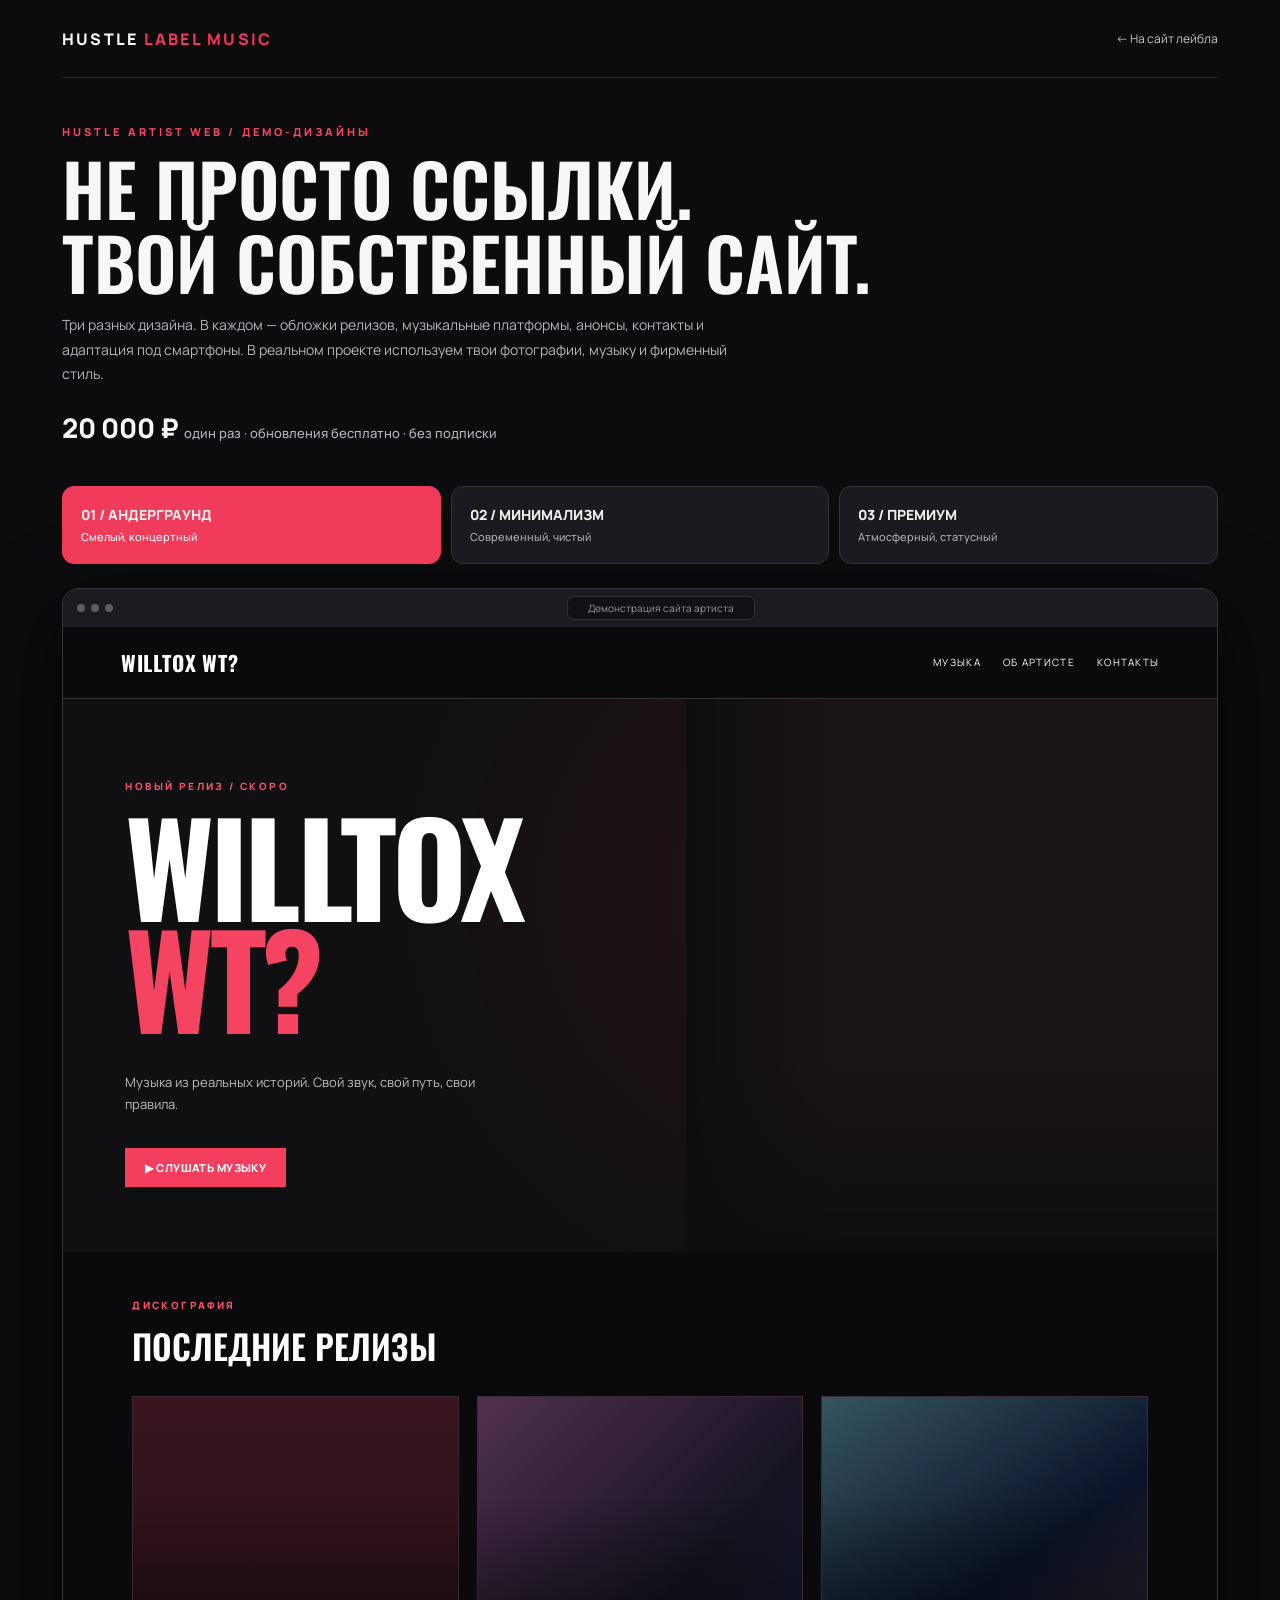
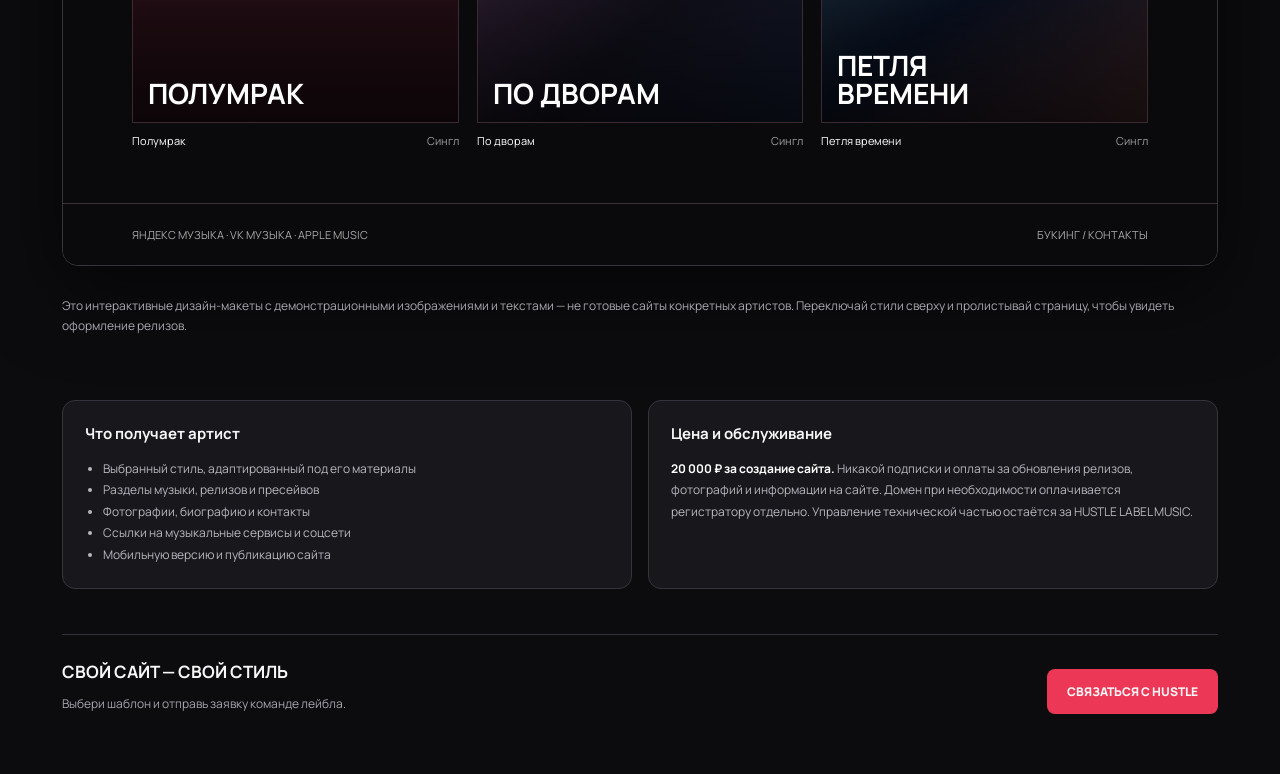
<file: artist-templates.html>
<!doctype html><html lang="ru"><head><meta charset="utf-8"><meta name="viewport" content="width=device-width,initial-scale=1"><title>Дизайн сайта артиста — HUSTLE LABEL MUSIC</title><meta name="theme-color" content="#0b0b0d"><style>
@import url('https://fonts.googleapis.com/css2?family=Manrope:wght@400;500;600;700;800&family=Oswald:wght@400;500;600;700&family=Playfair+Display:wght@500;600&display=swap');
:root{color-scheme:dark}*{box-sizing:border-box}body{margin:0;background:#0c0c0f;color:#f7f7f8;font-family:Manrope,Arial,sans-serif}a{color:inherit}button{font:inherit;cursor:pointer}.wrap{max-width:1200px;margin:auto;padding:0 22px}.top{height:78px;display:flex;align-items:center;justify-content:space-between;border-bottom:1px solid #292930;gap:12px}.brand{font-weight:800;letter-spacing:.14em;font-size:16px}.brand em{font-style:normal;color:#ef3656}.back{color:#c7c7ca;text-decoration:none;font-size:12px}.intro{padding:46px 0 16px}.eyebrow{font-size:11px;color:#f54462;font-weight:800;letter-spacing:.28em}.intro h1{margin:12px 0 14px;font:600 clamp(39px,6vw,72px)/1.03 Oswald,sans-serif;text-transform:uppercase}.intro p{max-width:700px;color:#b4b4bd;line-height:1.75;font-size:14px}.cost{font-size:27px;font-weight:800;margin:22px 0 0}.cost small{font-size:13px;font-weight:500;color:#b5b5be}.tabs{display:grid;grid-template-columns:repeat(3,1fr);gap:10px;padding:24px 0}.tabs button{min-height:78px;border:1px solid #33333b;background:#1a1a21;text-align:left;padding:15px 18px;border-radius:12px;color:#eee;font-weight:800;font-size:14px}.tabs small{display:block;color:#aaaab2;font-size:11px;font-weight:500;margin-top:5px}.tabs button[aria-selected=true]{background:#f03b5b;border-color:#f03b5b}.tabs button[aria-selected=true] small{color:#fff}.browser{border:1px solid #35353d;border-radius:16px;overflow:hidden;box-shadow:0 25px 80px #0009}.toolbar{background:#1b1b21;display:flex;align-items:center;height:38px;gap:6px;padding:0 14px}.dot{width:8px;height:8px;border-radius:50%;background:#5c5c65}.address{margin:auto;background:#111115;border:1px solid #33333a;border-radius:7px;color:#9797a2;font-size:10px;padding:4px 20px}.mock{display:none;overflow:hidden}.mock.active{display:block}.sitebar{display:flex;align-items:center;justify-content:space-between;padding:20px 5%;gap:12px;position:relative;z-index:2}.sitebar b{font-size:14px;letter-spacing:.04em}.sitebar nav{font-size:10px;letter-spacing:.13em;display:flex;gap:22px}.site-btn{display:inline-flex;align-items:center;justify-content:center;text-decoration:none;gap:8px;padding:12px 20px;font-size:11px;font-weight:800;letter-spacing:.04em;border:0}.sectionlabel{font-size:10px;font-weight:800;letter-spacing:.24em;text-transform:uppercase}.smallcap{font-size:11px;letter-spacing:.2em}.release-grid{display:grid;grid-template-columns:repeat(3,1fr);gap:18px}.release-art{aspect-ratio:1;overflow:hidden;position:relative;display:flex;justify-content:space-between;align-items:flex-end;padding:15px;background-size:cover;background-position:center}.release-art:after{content:"";position:absolute;inset:0;background:linear-gradient(transparent 30%,#000a)}.release-art strong,.release-art small{position:relative;z-index:1}.release-art strong{font-size:clamp(15px,2.4vw,28px);line-height:1;text-transform:uppercase}.release-art small{font-size:9px;letter-spacing:.1em}.release-art.a{background:linear-gradient(135deg,#361b1e77,#03010366),url('https://images.unsplash.com/photo-1516280440614-37939bbacd81?auto=format&fit=crop&w=700&q=85') center/cover,#3e1723}.release-art.b{background:linear-gradient(135deg,#50314e,#151320 60%,#151d34)}.release-art.c{background:linear-gradient(145deg,#355460,#0a1327 55%,#412628)}.release-art.d{background:linear-gradient(135deg,#e5a1a1,#874e74 45%,#221f39)}.release-art.e{background:linear-gradient(135deg,#b3b09f,#383b38 50%,#101d1f)}.release-art.f{background:linear-gradient(135deg,#97764d,#281d16 65%,#0b0908)}.album-meta{display:flex;justify-content:space-between;align-items:center;gap:10px;margin-top:10px;font-size:11px}.album-meta span{opacity:.6}.underground{background:#0a0a0c;color:#fff}.underground .sitebar{border-bottom:1px solid #ffffff2b}.underground .sitebar b{font-family:Oswald;font-size:21px}.uhero{min-height:505px;display:grid;grid-template-columns:1fr 46%;position:relative;background:radial-gradient(circle at 65% 35%,#7e15332d,transparent 50%),#101012}.uhero .words{padding:80px 0 65px 10%;display:flex;flex-direction:column;align-items:flex-start;justify-content:center;position:relative;z-index:1}.uhero .words h2{font:700 clamp(68px,10vw,145px)/.88 Oswald,sans-serif;letter-spacing:-.035em;margin:15px 0 25px}.uhero .words h2 em{color:#f44461;font-style:normal}.uhero .words p{font-size:13px;color:#c0bac0;max-width:350px;line-height:1.7}.uhero .visual{min-height:430px;background:linear-gradient(90deg,#101012 0%,transparent 28%),linear-gradient(0deg,#101012 0%,transparent 35%),url('https://images.unsplash.com/photo-1493225457124-a3eb161ffa5f?auto=format&fit=crop&w=1100&q=85') center/cover,#27111b;filter:grayscale(.7);position:relative}.uhero .visual:after{content:"";position:absolute;inset:0;mix-blend-mode:multiply;background:#a11a3930}.underground .site-btn{background:#f43e5d;color:#fff;margin-top:20px}.ucontent{padding:46px 6% 55px}.ucontent h3{font:600 34px Oswald;margin:8px 0 25px}.ucontent .release-art{border:1px solid #3c2a31}.ucontent .a{background-image:linear-gradient(#2a0e1544,#0d070a88),url('https://images.unsplash.com/photo-1516280440614-37939bbacd81?auto=format&fit=crop&w=700&q=85')}.ufooter{padding:23px 6%;border-top:1px solid #3d3034;display:flex;justify-content:space-between;font-size:11px;color:#aaa}
.minimal{background:#f2f1ec;color:#171819}.minimal .sitebar{border-bottom:1px solid #d7d4cb}.minimal .sitebar b{font-size:20px;letter-spacing:-.055em}.mhero{display:grid;grid-template-columns:52% 48%;min-height:505px;align-items:stretch}.mhero .visual{background:linear-gradient(0deg,#1e262446,transparent),url('https://images.unsplash.com/photo-1524368535928-5b5e00ddc76b?auto=format&fit=crop&w=1000&q=85') center/cover,#999b91;min-height:440px;filter:grayscale(.9)}.mhero .words{padding:70px 8%;display:flex;flex-direction:column;align-items:flex-start;justify-content:center}.mhero h2{font-size:clamp(60px,9vw,110px);letter-spacing:-.095em;line-height:.92;font-weight:600;margin:25px 0}.mhero p{font-size:13px;color:#777a79;max-width:360px;line-height:1.8}.minimal .site-btn{background:#16191a;color:#fff;margin-top:24px}.mcontent{padding:48px 6% 62px}.mcontent h3{font-weight:600;font-size:32px;letter-spacing:-.06em;margin:10px 0 26px}.mcontent .release-art{border-radius:3px}.mfooter{display:flex;justify-content:space-between;padding:23px 6%;border-top:1px solid #d7d4cb;font-size:11px;color:#757673}
.premium{color:#f2e7d3;background:#09090b}.premium .sitebar{border-bottom:1px solid #74634755}.premium .sitebar b{font-family:Georgia,serif;font-size:19px;letter-spacing:.12em}.premium .sitebar nav{color:#bea984}.phero{display:grid;grid-template-columns:47% 53%;min-height:510px;background:linear-gradient(115deg,#21180e,#08080a 60%)}.phero .visual{min-height:460px;background:linear-gradient(90deg,#17120b,transparent 34%),linear-gradient(0deg,#09090b,transparent 28%),url('https://images.unsplash.com/photo-1501386761578-eac5c94b800a?auto=format&fit=crop&w=1050&q=85') center/cover,#43331d;filter:sepia(.45) saturate(.75)}.phero .words{display:flex;flex-direction:column;justify-content:center;align-items:flex-start;padding:72px 0 70px 10%;position:relative;z-index:1}.phero h2{font:500 clamp(53px,7vw,92px)/1.04 'Playfair Display',Georgia,serif;letter-spacing:-.05em;margin:22px 0}.phero p{font-size:13px;color:#b6a98e;max-width:360px;line-height:1.8}.premium .site-btn{background:#d0b37c;color:#171109;margin-top:25px}.pcontent{padding:50px 6% 65px}.pcontent h3{font:500 35px 'Playfair Display',Georgia,serif;margin:10px 0 26px}.pcontent .release-art{border:1px solid #7b65463b}.pcontent .album-meta{color:#d0bea1}.pfooter{padding:23px 6%;border-top:1px solid #7b65463b;display:flex;justify-content:space-between;font-size:11px;color:#ae9c7e}
.note{font-size:12px;line-height:1.7;color:#a8a8b0;padding:18px 0 26px}.bottom{display:grid;grid-template-columns:1fr 1fr;gap:16px;padding:25px 0 45px}.panel{padding:22px;background:#17171c;border:1px solid #34343d;border-radius:13px}.panel h3{margin:0 0 14px;font-size:15px}.panel p,.panel li{font-size:12px;line-height:1.8;color:#b8b8bf}.panel ul{margin:0;padding-left:18px}.cta{padding:25px 0 50px;border-top:1px solid #303038;display:flex;justify-content:space-between;align-items:center;gap:20px}.cta strong{font-size:17px}.cta p{font-size:12px;color:#a4a4ae}.cta a{background:#ed3756;border-radius:8px;padding:14px 20px;text-decoration:none;font-weight:800;font-size:12px}
@media(max-width:720px){.top{height:67px}.brand{font-size:13px}.intro{padding-top:32px}.tabs{gap:6px}.tabs button{font-size:11px;padding:12px 9px;min-height:80px}.tabs small{font-size:10px}.sitebar{padding:16px 5%}.sitebar nav{font-size:9px;gap:9px}.uhero{grid-template-columns:1fr;min-height:470px}.uhero .visual{position:absolute;inset:0;min-height:0;opacity:.55;background-position:65% center}.uhero .words{padding:70px 6%;min-height:470px}.uhero .words h2{font-size:95px}.mhero{grid-template-columns:1fr;min-height:auto}.mhero .visual{min-height:300px;order:0}.mhero .words{order:1;padding:48px 6%;min-height:280px}.mhero h2{font-size:75px;margin:12px 0}.phero{grid-template-columns:1fr;min-height:490px;position:relative}.phero .visual{position:absolute;inset:0;min-height:0;opacity:.45}.phero .words{padding:70px 6%;min-height:490px}.phero h2{font-size:75px}.release-grid{gap:8px}.release-art{padding:8px}.release-art strong{font-size:16px}.release-art small{font-size:7px}.album-meta{font-size:9px;flex-wrap:wrap}.bottom{grid-template-columns:1fr}.cta{flex-direction:column;align-items:stretch}.cta a{text-align:center}.url{padding:4px 8px}}@media(max-width:390px){.sitebar nav{gap:6px;font-size:8px}.uhero .words h2{font-size:76px}.phero h2{font-size:63px}}
</style></head><body><div class="wrap"><header class="top"><div class="brand">HUSTLE <em>LABEL MUSIC</em></div><a class="back" href="https://hustlelabel.ru">← На сайт лейбла</a></header><section class="intro"><div class="eyebrow">HUSTLE ARTIST WEB / ДЕМО-ДИЗАЙНЫ</div><h1>НЕ ПРОСТО ССЫЛКИ.<br>ТВОЙ СОБСТВЕННЫЙ САЙТ.</h1><p>Три разных дизайна. В каждом — обложки релизов, музыкальные платформы, анонсы, контакты и адаптация под смартфоны. В реальном проекте используем твои фотографии, музыку и фирменный стиль.</p><div class="cost">20 000 ₽ <small>один раз · обновления бесплатно · без подписки</small></div></section><div class="tabs" role="tablist" aria-label="Три дизайна"><button type="button" role="tab" data-target="underground" aria-selected="true">01 / АНДЕРГРАУНД<small>Смелый, концертный</small></button><button type="button" role="tab" data-target="minimal" aria-selected="false">02 / МИНИМАЛИЗМ<small>Современный, чистый</small></button><button type="button" role="tab" data-target="premium" aria-selected="false">03 / ПРЕМИУМ<small>Атмосферный, статусный</small></button></div><div class="browser"><div class="toolbar"><i class="dot"></i><i class="dot"></i><i class="dot"></i><div class="address">Демонстрация сайта артиста</div></div>
<article class="mock underground active" data-view="underground"><div class="sitebar"><b>WILLTOX WT?</b><nav><span>МУЗЫКА</span><span>ОБ АРТИСТЕ</span><span>КОНТАКТЫ</span></nav></div><div class="uhero"><div class="words"><div class="sectionlabel" style="color:#f6526c">НОВЫЙ РЕЛИЗ / СКОРО</div><h2>WILLTOX<br><em>WT?</em></h2><p>Музыка из реальных историй. Свой звук, свой путь, свои правила.</p><span class="site-btn">▶ СЛУШАТЬ МУЗЫКУ</span></div><div class="visual" role="img" aria-label="Концертная фотография для примера"></div></div><div class="ucontent"><div class="sectionlabel" style="color:#f6526c">ДИСКОГРАФИЯ</div><h3>ПОСЛЕДНИЕ РЕЛИЗЫ</h3><div class="release-grid"><div><div class="release-art a"><strong>ПОЛУМРАК</strong></div><div class="album-meta">Полумрак <span>Сингл</span></div></div><div><div class="release-art b"><strong>ПО ДВОРАМ</strong></div><div class="album-meta">По дворам <span>Сингл</span></div></div><div><div class="release-art c"><strong>ПЕТЛЯ<br>ВРЕМЕНИ</strong></div><div class="album-meta">Петля времени <span>Сингл</span></div></div></div></div><div class="ufooter"><span>ЯНДЕКС МУЗЫКА · VK МУЗЫКА · APPLE MUSIC</span><span>БУКИНГ / КОНТАКТЫ</span></div></article>
<article class="mock minimal" data-view="minimal"><div class="sitebar"><b>ARTIST NAME<span style="color:#777">®</span></b><nav><span>РЕЛИЗЫ</span><span>ИСТОРИЯ</span><span>СВЯЗЬ</span></nav></div><div class="mhero"><div class="visual" role="img" aria-label="Фото с музыкального выступления"></div><div class="words"><div class="sectionlabel">МУЗЫКА · ЭМОЦИИ · ИСТОРИИ</div><h2>ЗВУЧИ<br>ПО-СВОЕМУ.</h2><p>Лаконичное пространство, в котором на первом месте твоя музыка и индивидуальность.</p><span class="site-btn">ОТКРЫТЬ РЕЛИЗЫ ↗</span></div></div><div class="mcontent"><div class="sectionlabel">SELECTED RELEASES / 2026</div><h3>Избранные релизы</h3><div class="release-grid"><div><div class="release-art d"><strong>ТЕПЛО</strong></div><div class="album-meta">Тепло <span>2026</span></div></div><div><div class="release-art e"><strong>ТИШИНА</strong></div><div class="album-meta">Тишина <span>2026</span></div></div><div><div class="release-art c"><strong>НОЧЬ</strong></div><div class="album-meta">Ночь <span>2026</span></div></div></div></div><div class="mfooter"><span>ЯНДЕКС МУЗЫКА / VK / SPOTIFY</span><span>СОТРУДНИЧЕСТВО ↗</span></div></article>
<article class="mock premium" data-view="premium"><div class="sitebar"><b>ARTIST / SIGNATURE</b><nav><span>THE MUSIC</span><span>THE STORY</span><span>CONTACT</span></nav></div><div class="phero"><div class="words"><div class="sectionlabel" style="color:#c9ab76">INDEPENDENT ARTIST · 2026</div><h2>Музыка<br>с характером.</h2><p>Авторский стиль, атмосфера и история — в продуманном цифровом пространстве.</p><span class="site-btn">ПОСЛУШАТЬ РЕЛИЗЫ ↗</span></div><div class="visual" role="img" aria-label="Концертная фотография в теплых тонах"></div></div><div class="pcontent"><div class="sectionlabel" style="color:#b99b69">CURATED DISCOGRAPHY</div><h3>Музыка. История. Эмоции.</h3><div class="release-grid"><div><div class="release-art f"><strong>ЭПИЛОГ</strong></div><div class="album-meta">Эпилог <span>EP</span></div></div><div><div class="release-art e"><strong>ГРАНИ</strong></div><div class="album-meta">Грани <span>Сингл</span></div></div><div><div class="release-art d"><strong>ВОЗДУХ</strong></div><div class="album-meta">Воздух <span>Сингл</span></div></div></div></div><div class="pfooter"><span>STREAMING PLATFORMS</span><span>MANAGEMENT / BOOKING</span></div></article></div><p class="note">Это интерактивные дизайн-макеты с демонстрационными изображениями и текстами — не готовые сайты конкретных артистов. Переключай стили сверху и пролистывай страницу, чтобы увидеть оформление релизов.</p><div class="bottom"><div class="panel"><h3>Что получает артист</h3><ul><li>Выбранный стиль, адаптированный под его материалы</li><li>Разделы музыки, релизов и пресейвов</li><li>Фотографии, биографию и контакты</li><li>Ссылки на музыкальные сервисы и соцсети</li><li>Мобильную версию и публикацию сайта</li></ul></div><div class="panel"><h3>Цена и обслуживание</h3><p><strong style="color:#fff">20 000 ₽ за создание сайта.</strong> Никакой подписки и оплаты за обновления релизов, фотографий и информации на сайте. Домен при необходимости оплачивается регистратору отдельно. Управление технической частью остаётся за HUSTLE LABEL MUSIC.</p></div></div><div class="cta"><div><strong>СВОЙ САЙТ — СВОЙ СТИЛЬ</strong><p>Выбери шаблон и отправь заявку команде лейбла.</p></div><a href="https://hustlelabel.ru">СВЯЗАТЬСЯ С HUSTLE</a></div></div><script>document.querySelectorAll('[data-target]').forEach(b=>b.addEventListener('click',()=>{let v=b.dataset.target;document.querySelectorAll('[data-target]').forEach(x=>x.setAttribute('aria-selected',String(x===b)));document.querySelectorAll('[data-view]').forEach(x=>x.classList.toggle('active',x.dataset.view===v))}));</script></body></html>
</file>
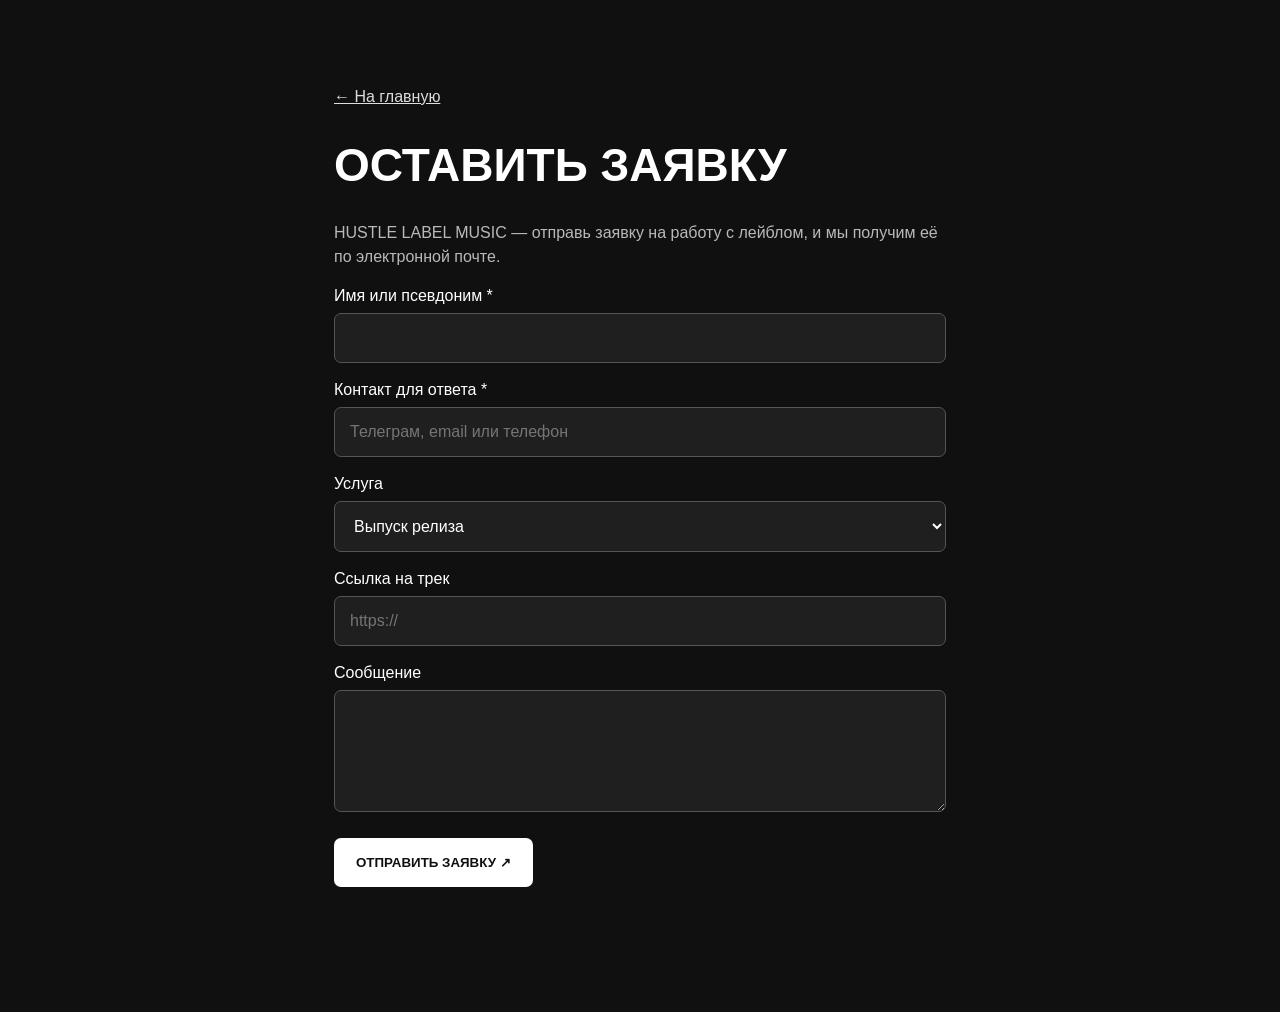
<file: contact.html>
<!doctype html><html lang="ru"><head><meta charset="utf-8"><meta name="viewport" content="width=device-width, initial-scale=1"><title>Оставить заявку — HUSTLE LABEL MUSIC</title><style>:root{color-scheme:dark}*{box-sizing:border-box}body{font-family:Arial,sans-serif;background:#101010;color:#fff;margin:0}main{max-width:660px;margin:5vh auto;padding:24px}h1{font-size:clamp(28px,6vw,46px);line-height:1.1}p{color:#b9b9b9;line-height:1.5}label{display:block;margin:18px 0 8px}input,textarea,select{width:100%;padding:15px;background:#1f1f1f;border:1px solid #555;border-radius:7px;color:white;font:inherit}button{border:0;border-radius:7px;background:white;color:#101010;font-weight:700;padding:17px 22px;margin-top:22px;cursor:pointer}button:disabled{opacity:.5}a{color:#ddd}#status{min-height:24px}</style></head><body><main><p><a href="./">← На главную</a></p><h1>ОСТАВИТЬ ЗАЯВКУ</h1><p>HUSTLE LABEL MUSIC — отправь заявку на работу с лейблом, и мы получим её по электронной почте.</p><form id="contact-form" action="https://api.web3forms.com/submit" method="POST"><input type="hidden" name="access_key" value="18f9827c-8452-4537-83f3-a2fde5a44435"><input type="hidden" name="subject" value="Новая заявка — HUSTLE LABEL MUSIC"><input type="hidden" name="from_name" value="HUSTLE LABEL MUSIC"><input type="checkbox" name="botcheck" style="display:none"><label>Имя или псевдоним *</label><input name="name" required maxlength="100"><label>Контакт для ответа *</label><input name="contact" required maxlength="150" placeholder="Телеграм, email или телефон"><label>Услуга</label><select name="service"><option>Выпуск релиза</option><option>Продвижение музыки</option><option>Оформление артиста</option><option>Другое</option></select><label>Ссылка на трек</label><input name="track" type="url" placeholder="https://"><label>Сообщение</label><textarea name="message" rows="5"></textarea><button type="submit">ОТПРАВИТЬ ЗАЯВКУ ↗</button><p id="status" role="status" aria-live="polite"></p></form></main><script>document.getElementById('contact-form').addEventListener('submit',async function(e){e.preventDefault();const f=e.currentTarget,btn=f.querySelector('button'),status=document.getElementById('status');btn.disabled=true;status.textContent='Отправка…';try{const r=await fetch('https://api.web3forms.com/submit',{method:'POST',body:new FormData(f),headers:{Accept:'application/json'}});const j=await r.json();if(!r.ok||!j.success)throw Error(j.message||'Сервис не принял заявку');status.textContent='Заявка успешно отправлена!';status.style.color='#8cffb0';f.reset()}catch(err){status.textContent='Не удалось отправить: '+err.message;status.style.color='#ffaaaa'}finally{btn.disabled=false}})</script></body></html>
</file>
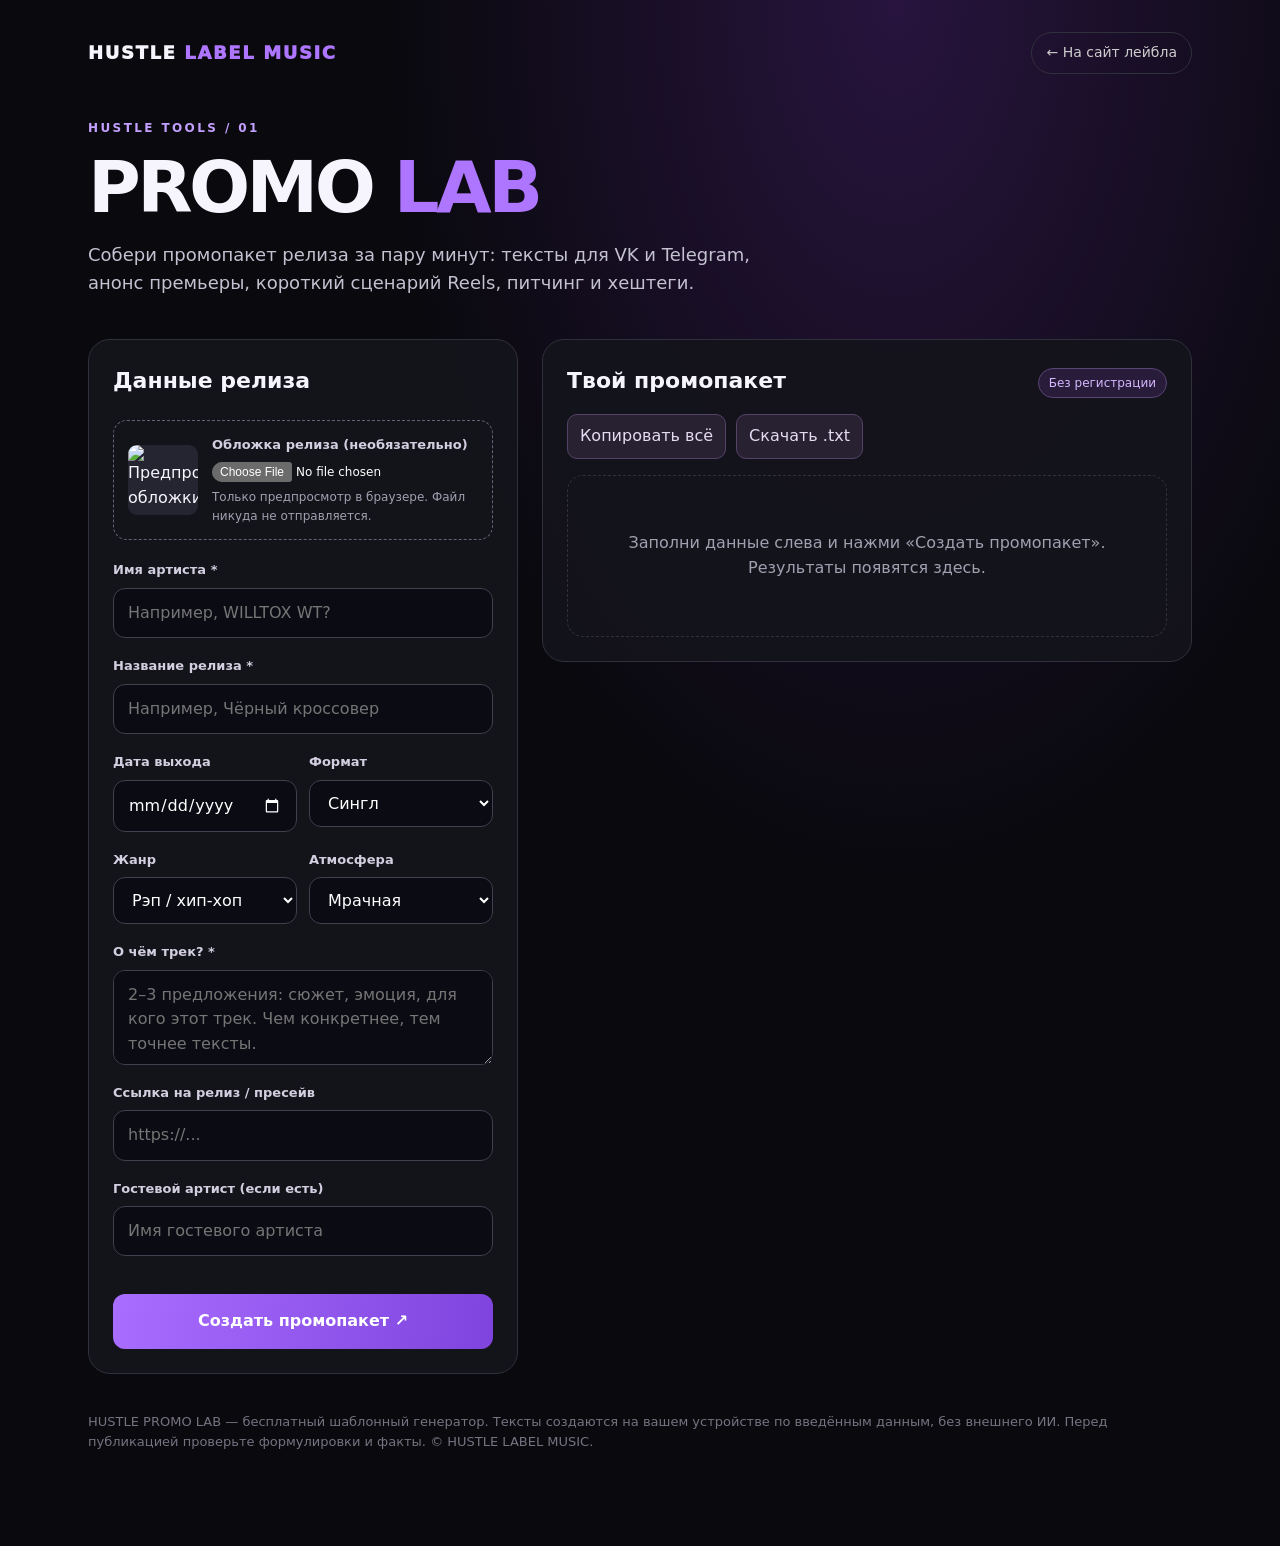
<file: promo-lab.html>
<!doctype html>
<html lang="ru"><head><meta charset="utf-8"><meta name="viewport" content="width=device-width,initial-scale=1"><meta name="theme-color" content="#09090e"><title>HUSTLE PROMO LAB — промопакет релиза</title><meta name="description" content="Создайте промопакет для своего музыкального релиза: анонсы, питчинг, посты и хештеги. HUSTLE LABEL MUSIC"><style>
:root{color-scheme:dark;--bg:#09090e;--panel:#14141c;--b:#30303c;--muted:#a2a0b0;--p:#ae76ff;--text:#f6f4fc}*{box-sizing:border-box}body{margin:0;background:radial-gradient(ellipse at 70% 0%,#28143e 0%,transparent 40%),var(--bg);color:var(--text);font:16px/1.55 system-ui,-apple-system,Segoe UI,sans-serif}a{color:inherit;text-decoration:none}.wrap{max-width:1140px;margin:auto;padding:24px 18px 80px}.top{display:flex;justify-content:space-between;align-items:center;gap:16px;padding:8px 0 45px}.brand{font-weight:950;letter-spacing:.09em;font-size:18px}.brand span{color:var(--p)}.back{color:#ccc;font-size:14px;border:1px solid var(--b);padding:9px 14px;border-radius:30px}h1{font-size:clamp(38px,7vw,72px);line-height:1;letter-spacing:-.05em;margin:14px 0 18px}h1 em{font-style:normal;color:var(--p)}.lead{color:#c4c1d0;max-width:700px;font-size:18px}.eyebrow{text-transform:uppercase;letter-spacing:.2em;color:#c3a0ff;font-size:12px;font-weight:800}.layout{display:grid;grid-template-columns:minmax(0,430px) minmax(0,1fr);gap:24px;align-items:start;margin-top:42px}.panel{background:#14141ce8;border:1px solid var(--b);border-radius:22px;padding:24px;min-width:0}h2{font-size:22px;margin:0 0 22px}label{display:block;font-size:13px;color:#d3cfe0;margin:0 0 7px;font-weight:700}input,textarea,select{display:block;width:100%;padding:12px 14px;border:1px solid #40404e;border-radius:12px;background:#0b0b13;color:#fff;font:inherit;outline:none}input:focus,textarea:focus,select:focus{border-color:var(--p)}textarea{resize:vertical;min-height:95px}.field{margin-bottom:18px}.hint{display:block;color:var(--muted);font-size:12px;margin-top:6px}.two{display:grid;grid-template-columns:1fr 1fr;gap:12px}.upload{border:1px dashed #666078;border-radius:14px;padding:14px;display:flex;align-items:center;gap:14px;margin-bottom:20px}.upload img{width:70px;height:70px;border-radius:9px;object-fit:cover;background:#252431}.upload input{font-size:12px;border:0;padding:0;background:none;max-width:100%}button{font:inherit;cursor:pointer;border:0}.primary{width:100%;border-radius:12px;padding:15px;background:linear-gradient(100deg,#a96dff,#7e44dd);color:white;font-weight:800}.primary:hover{filter:brightness(1.12)}.results{display:grid;gap:14px}.result{background:#101017;border:1px solid var(--b);border-radius:16px;padding:18px}.result-head{display:flex;justify-content:space-between;gap:12px;align-items:center;margin-bottom:12px}.result h3{font-size:16px;margin:0}.copy{border:1px solid #615079;background:#241b32;color:#e4d5ff;border-radius:10px;padding:7px 12px;font-size:13px}.result pre{white-space:pre-wrap;overflow-wrap:anywhere;font:inherit;font-size:14px;color:#d7d4e3;margin:0}.empty{text-align:center;border:1px dashed var(--b);border-radius:16px;padding:55px 20px;color:var(--muted)}.pill{display:inline-block;border:1px solid #594576;background:#291c3a;color:#d5b8ff;border-radius:30px;font-size:12px;padding:5px 10px;margin-bottom:12px}.actions{display:flex;gap:10px;flex-wrap:wrap;margin-bottom:16px}.secondary{background:#272132;color:#e5dcf1;border:1px solid #554367;border-radius:10px;padding:9px 12px}.foot{margin-top:38px;color:#777280;font-size:13px}#error{color:#ff9cab;font-size:13px;min-height:20px} @media(max-width:830px){.layout{grid-template-columns:1fr}.top{padding-bottom:25px}.panel{padding:18px}.lead{font-size:16px}} @media(max-width:410px){.two{grid-template-columns:1fr}.brand{font-size:14px}.back{font-size:12px;padding:7px 9px}}
</style></head><body><div class="wrap"><header class="top"><a class="brand" href="/">HUSTLE <span>LABEL MUSIC</span></a><a class="back" href="/">← На сайт лейбла</a></header><main><div class="eyebrow">HUSTLE TOOLS / 01</div><h1>PROMO <em>LAB</em></h1><p class="lead">Собери промопакет релиза за пару минут: тексты для VK и Telegram, анонс премьеры, короткий сценарий Reels, питчинг и хештеги.</p><div class="layout"><section class="panel"><h2>Данные релиза</h2><form id="form"><div class="upload"><img id="preview" alt="Предпросмотр обложки"><div><label for="cover">Обложка релиза (необязательно)</label><input id="cover" type="file" accept="image/png,image/jpeg,image/webp"><small class="hint">Только предпросмотр в браузере. Файл никуда не отправляется.</small></div></div><div class="field"><label for="artist">Имя артиста *</label><input id="artist" required maxlength="90" placeholder="Например, WILLTOX WT?"></div><div class="field"><label for="track">Название релиза *</label><input id="track" required maxlength="120" placeholder="Например, Чёрный кроссовер"></div><div class="two"><div class="field"><label for="date">Дата выхода</label><input id="date" type="date"></div><div class="field"><label for="kind">Формат</label><select id="kind"><option>Сингл</option><option>EP</option><option>Альбом</option></select></div></div><div class="two"><div class="field"><label for="genre">Жанр</label><select id="genre"><option>Рэп / хип-хоп</option><option>Поп</option><option>Рок</option><option>Электроника</option><option>R&B / соул</option><option>Другое</option></select></div><div class="field"><label for="mood">Атмосфера</label><select id="mood"><option>Мрачная</option><option>Лиричная</option><option>Энергичная</option><option>Романтичная</option><option>Меланхоличная</option><option>Дерзкая</option></select></div></div><div class="field"><label for="story">О чём трек? *</label><textarea id="story" required maxlength="450" placeholder="2–3 предложения: сюжет, эмоция, для кого этот трек. Чем конкретнее, тем точнее тексты."></textarea></div><div class="field"><label for="link">Ссылка на релиз / пресейв</label><input id="link" type="url" placeholder="https://..."></div><div class="field"><label for="feature">Гостевой артист (если есть)</label><input id="feature" maxlength="90" placeholder="Имя гостевого артиста"></div><div id="error" role="alert"></div><button class="primary" type="submit">Создать промопакет ↗</button></form></section><section class="panel" id="output"><div style="display:flex;justify-content:space-between;align-items:center;gap:8px;flex-wrap:wrap"><h2 style="margin:0 0 16px">Твой промопакет</h2><span class="pill">Без регистрации</span></div><div id="toolbar" class="actions" hidden><button class="secondary" id="allcopy" type="button">Копировать всё</button><button class="secondary" id="download" type="button">Скачать .txt</button></div><div id="results" class="results"><div class="empty">Заполни данные слева и нажми «Создать промопакет». Результаты появятся здесь.</div></div></section></div><p class="foot">HUSTLE PROMO LAB — бесплатный шаблонный генератор. Тексты создаются на вашем устройстве по введённым данным, без внешнего ИИ. Перед публикацией проверьте формулировки и факты. © HUSTLE LABEL MUSIC.</p></main></div><script>
const $=id=>document.getElementById(id);let generated=[];let imageURL=null;const val=id=>$(id).value.trim();
$('cover').addEventListener('change',e=>{const f=e.target.files?.[0];if(imageURL)URL.revokeObjectURL(imageURL);imageURL=null;$('preview').removeAttribute('src');if(!f)return;if(!['image/png','image/jpeg','image/webp'].includes(f.type)||f.size>8e6){$('error').textContent='Загрузите PNG, JPG или WEBP до 8 МБ.';e.target.value='';return}imageURL=URL.createObjectURL(f);$('preview').src=imageURL;$('error').textContent=''});
function make(){let a=val('artist'),t=val('track'),s=val('story').replace(/\s+/g,' ').replace(/[.!?]+$/,'').trim(),genre=val('genre'),mood=val('mood'),kind=val('kind'),date=val('date'),link=val('link'),feat=val('feature');if(!a||!t||!s){$('error').textContent='Заполните артиста, название и описание трека.';return}$('error').textContent='';const name=a+(feat?' feat. '+feat:''),release='«'+t+'»',when=date?new Intl.DateTimeFormat('ru-RU',{day:'numeric',month:'long',year:'numeric'}).format(new Date(date+'T12:00:00')):'скоро',intro=date?'Релиз — '+when+'.':'Дата выхода скоро.',url=link?'\n\nСлушать / сохранить: '+link:'',hashtags=[a,t,genre].join(' ').replace(/[^\p{L}\p{N} ]/gu,' ').split(/\s+/).filter(x=>x.length>1).slice(0,7).map(x=>'#'+x).join(' '),tones={'Мрачная':'без лишнего света и простых ответов','Лиричная':'о том, что трудно сказать напрямую','Энергичная':'с энергией, которую сложно удержать','Романтичная':'о чувствах, которые остаются надолго','Меланхоличная':'с настроением позднего вечера','Дерзкая':'без компромиссов и чужих правил'},vibe=tones[mood]||'с яркой атмосферой',line=s.charAt(0).toUpperCase()+s.slice(1);generated=[
['Анонс релиза',name+' — '+release+'\n\n'+line+'.\n\n'+intro+' '+mood+' история '+vibe+'.'+url],
['Пост ВКонтакте','НОВЫЙ '+kind.toUpperCase()+' 🔥\n\n'+name+' — '+release+'\n\n'+line+'.\n\n'+intro+'\n\nКакой момент из этой истории вам ближе? Делитесь в комментариях.'+url+'\n\n'+hashtags],
['Пост Telegram','🎧 '+name+' — '+release+'\n\n'+line+'.\n\n'+intro+' '+mood+' вайб, '+genre.toLowerCase()+'.'+url],
['Короткий Reels / VK Клипы','0–2 сек: крупный план или самый сильный визуальный момент.\n2–7 сек: фрагмент трека, раскрывающий тему: '+s+'.\n7–12 сек: смена 2–3 выразительных планов в ритм музыке.\nФинал: на экране '+a+' — '+release+(date?' · '+when:'')+'.\n\nПодпись: '+name+' — '+release+'. '+intro+url],
['Питчинг редактору','Здравствуйте!\n\nПредставляем '+kind.toLowerCase()+' '+name+' — '+release+(date?', выход '+when:'')+'.\n\nЖанр: '+genre+'. Настроение: '+mood.toLowerCase()+'.\n\nИдея релиза: '+line+'.\n\nТрек может подойти аудитории, которой близки эти темы и звучание. Будем рады рассмотрению релиза для редакционных подборок.'+(link?'\n\nСсылка: '+link:'')+'\n\nС уважением,\nHUSTLE LABEL MUSIC'],
['Хештеги',hashtags+' #НоваяМузыка #Музыка2026 #ПремьераТрека #HustleLabelMusic']];
$('results').replaceChildren();generated.forEach(([title,txt],i)=>{let box=document.createElement('article');box.className='result';let head=document.createElement('div');head.className='result-head';let h=document.createElement('h3');h.textContent=title;let b=document.createElement('button');b.className='copy';b.type='button';b.textContent='Копировать';b.onclick=()=>copy(txt,b);let pre=document.createElement('pre');pre.textContent=txt;head.append(h,b);box.append(head,pre);$('results').append(box)});$('toolbar').hidden=false;if(innerWidth<831)$('output').scrollIntoView({behavior:'smooth',block:'start'})}
async function copy(t,b){try{await navigator.clipboard.writeText(t);const old=b.textContent;b.textContent='Скопировано ✓';setTimeout(()=>b.textContent=old,1600)}catch(e){b.textContent='Не удалось скопировать'}}
$('form').addEventListener('submit',e=>{e.preventDefault();make()});$('allcopy').onclick=e=>copy(generated.map(x=>x[0]+'\n\n'+x[1]).join('\n\n────────────────\n\n'),e.currentTarget);$('download').onclick=()=>{const data=generated.map(x=>x[0]+'\n\n'+x[1]).join('\n\n────────────────\n\n');const u=URL.createObjectURL(new Blob(['\ufeff'+data],{type:'text/plain;charset=utf-8'}));const a=document.createElement('a');a.href=u;a.download='HUSTLE-PROMO-LAB.txt';a.click();setTimeout(()=>URL.revokeObjectURL(u),1000)};
</script></body></html>
</file>
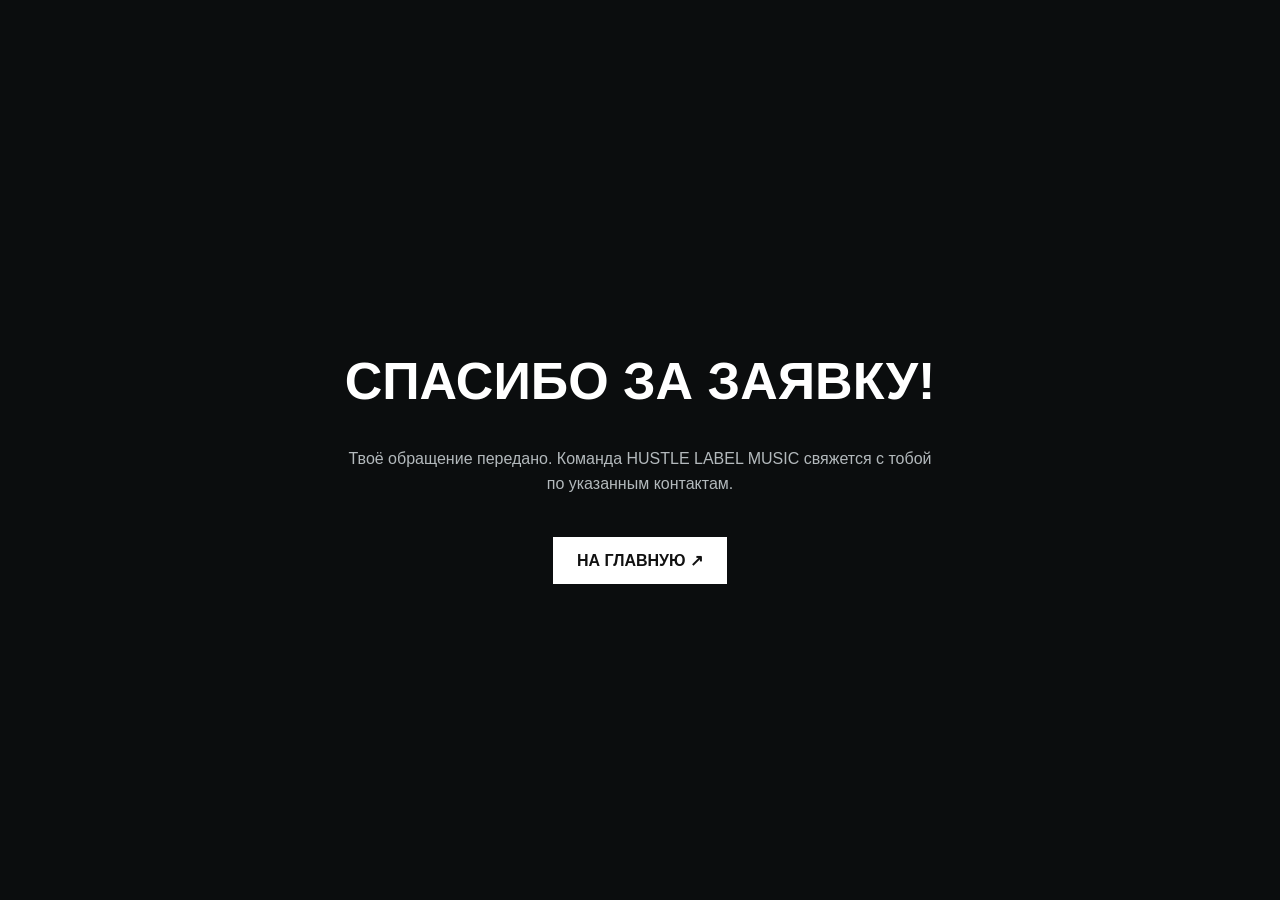
<file: thanks.html>
<!doctype html><html lang="ru"><head><meta charset="utf-8"><meta name="viewport" content="width=device-width, initial-scale=1"><title>Заявка отправлена — HUSTLE LABEL MUSIC</title><style>body{margin:0;background:#0b0d0e;color:#fff;font-family:Arial,sans-serif;display:grid;place-items:center;min-height:100vh;text-align:center}main{padding:32px;max-width:600px}h1{font-size:clamp(26px,6vw,52px)}p{color:#b3b9bc;line-height:1.6}a{display:inline-block;margin-top:24px;padding:14px 24px;background:#fff;color:#111;text-decoration:none;font-weight:bold}</style></head><body><main><h1>СПАСИБО ЗА ЗАЯВКУ!</h1><p>Твоё обращение передано. Команда HUSTLE LABEL MUSIC свяжется с тобой по указанным контактам.</p><a href="./">НА ГЛАВНУЮ ↗</a></main></body></html>
</file>
<file: link/style.css>
*{box-sizing:border-box}body{margin:0;background:#e8e8ea;color:#151515;font:16px system-ui,sans-serif;min-height:100vh;background:radial-gradient(ellipse at top left,#fff,transparent 65%),linear-gradient(135deg,#ddd,#f8f8f8)}main{max-width:480px;margin:auto;padding:28px 20px}header{display:flex;justify-content:space-between;align-items:center;font-size:14px;letter-spacing:1px;margin-bottom:32px}small,footer{font-size:11px;letter-spacing:1px;color:#777}section{background:#fff;border-radius:26px;padding:24px;box-shadow:0 12px 50px #0001}h1{font-size:29px;letter-spacing:-1px;margin:12px 0 4px}p{line-height:1.5}img.cover{width:100%;aspect-ratio:1;object-fit:cover;border-radius:15px;background:#ddd}.platform,button{display:flex;justify-content:space-between;align-items:center;width:100%;padding:16px;border:1px solid #ddd;border-radius:12px;margin:9px 0;color:inherit;background:transparent;text-decoration:none;font:inherit;cursor:pointer}button.primary{background:#151515;color:white}input,select{width:100%;padding:12px;border:1px solid #ccc;border-radius:8px;font:inherit;margin:5px 0 12px}label{font-size:13px;font-weight:600}footer{text-align:center;margin:24px}.dark{background:#161616;color:#fff}.auto{background:linear-gradient(160deg,#d5d5d5,#fff)}.muted{color:#777}.error{color:#b22}hr{border:0;border-top:1px solid #ddd;margin:20px 0}
</file>
